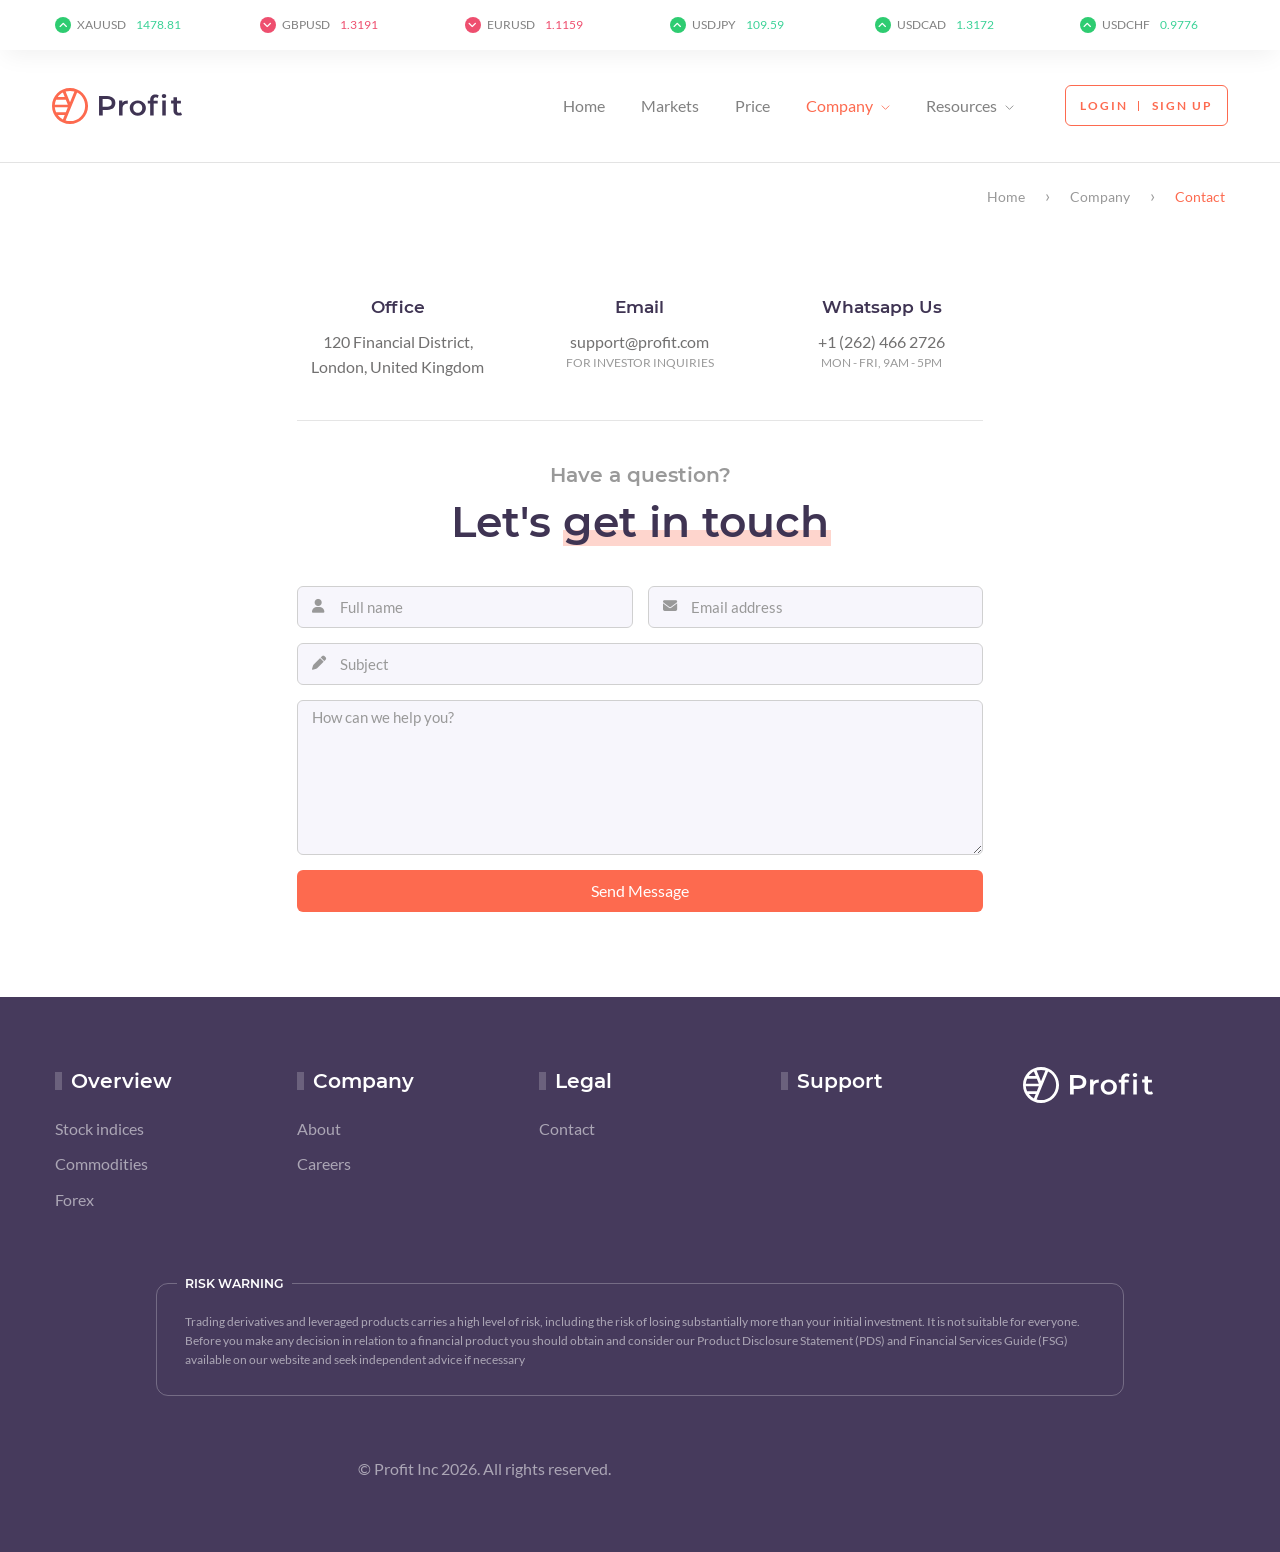
<file: contact.html>
<!doctype html>
<html lang="en">

<head>
    <!-- meta tags -->
    <meta charset="utf-8">
    <meta name="viewport" content="width=device-width, initial-scale=1">
    <meta name="description" content="Premium HTML5 Template by Indonez">
    <meta name="keywords" content="blockit, uikit3, indonez, handlebars, scss, javascript">
    <meta name="author" content="Indonez">
    <meta name="theme-color" content="#E9E8F0">
    <!-- preload assets -->
    <link rel="preload" href="fonts/fa-brands-400.woff2" as="font" type="font/woff2" crossorigin>
    <link rel="preload" href="fonts/fa-solid-900.woff2" as="font" type="font/woff2" crossorigin>
    <link rel="preload" href="fonts/montserrat-v14-latin-600.woff2" as="font" type="font/woff2" crossorigin>
    <link rel="preload" href="fonts/lato-v16-latin-regular.woff2" as="font" type="font/woff2" crossorigin>
    <link rel="preload" href="fonts/lato-v16-latin-700.woff2" as="font" type="font/woff2" crossorigin>
    <link rel="preload" href="css/style.css" as="style">
    <link rel="preload" href="js/vendors/uikit.min.js" as="script">
    <link rel="preload" href="js/utilities.min.js" as="script">
    <link rel="preload" href="js/config-theme.js" as="script">
    <!-- stylesheet -->
    <link rel="stylesheet" href="css/style.css">
    <!-- uikit -->
    <script src="js/vendors/uikit.min.js"></script>
    <!-- favicon -->
    <link rel="shortcut icon" href="img/favicon.ico" type="image/x-icon">
    <!-- touch icon -->
    <link rel="apple-touch-icon-precomposed" href="img/apple-touch-icon.png">
    <title>INVESTMENT</title>
</head>

<body>
    <!-- page loader begin -->
    <div class="page-loader">
        <div></div>
        <div></div>
        <div></div>
    </div>
    <!-- page loader end -->
    <!-- header begin -->
    <header>
        <div class="uk-section uk-padding-small in-profit-ticker">
            <div class="uk-container">
                <div class="uk-grid">
                    <div class="uk-width-1-1">
                        <div data-uk-slider="autoplay: true; autoplay-interval: 5000">
                            <ul class="uk-grid-large uk-slider-items uk-child-width-1-3@s uk-child-width-1-6@m uk-text-center" data-uk-grid>
                                <li>
                                    <div class="in-icon-wrap small circle up">
                                        <i class="fas fa-angle-up"></i>
                                    </div>
                                    <div>
                                        XAUUSD <span class="uk-text-success">1478.81</span>
                                    </div>
                                </li>
                                <li>
                                    <div class="in-icon-wrap small circle down">
                                        <i class="fas fa-angle-down"></i>
                                    </div>
                                    <div>
                                        GBPUSD <span class="uk-text-danger">1.3191</span>
                                    </div>
                                </li>
                                <li>
                                    <div class="in-icon-wrap small circle down">
                                        <i class="fas fa-angle-down"></i>
                                    </div>
                                    <div>
                                        EURUSD <span class="uk-text-danger">1.1159</span>
                                    </div>
                                </li>
                                <li>
                                    <div class="in-icon-wrap small circle up">
                                        <i class="fas fa-angle-up"></i>
                                    </div>
                                    <div>
                                        USDJPY <span class="uk-text-success">109.59</span>
                                    </div>
                                </li>
                                <li>
                                    <div class="in-icon-wrap small circle up">
                                        <i class="fas fa-angle-up"></i>
                                    </div>
                                    <div>
                                        USDCAD <span class="uk-text-success">1.3172</span>
                                    </div>
                                </li>
                                <li>
                                    <div class="in-icon-wrap small circle up">
                                        <i class="fas fa-angle-up"></i>
                                    </div>
                                    <div>
                                        USDCHF <span class="uk-text-success">0.9776</span>
                                    </div>
                                </li>
                                <li>
                                    <div class="in-icon-wrap small circle down">
                                        <i class="fas fa-angle-down"></i>
                                    </div>
                                    <div>
                                        AUDUSD <span class="uk-text-danger">0.67064</span>
                                    </div>
                                </li>
                                <li>
                                    <div class="in-icon-wrap small circle up">
                                        <i class="fas fa-angle-up"></i>
                                    </div>
                                    <div>
                                        GBPJPY <span class="uk-text-success">141.91</span>
                                    </div>
                                </li>
                            </ul>
                        </div>
                    </div>
                </div>
            </div>
        </div>
        <div class="uk-section uk-padding-remove-vertical">
            <nav class="uk-navbar-container" data-uk-sticky="show-on-up: true; animation: uk-animation-slide-top;">
                <div class="uk-container" data-uk-navbar>
                    <div class="uk-navbar-left uk-width-expand uk-flex uk-flex-between">
                        <a class="uk-navbar-item uk-logo" href="index.html">
                            <img src="img/in-lazy.gif" data-src="img/user/header-logo-7aod97.svg" alt="logo" width="130" height="36"
                                data-uk-img>
                        </a>
                        <ul class="uk-navbar-nav uk-visible@m">
                            <li><a href="index.html">Home</a>
                            </li>
                            <li><a href="markets.html">Markets</a>
                            </li>
                            <li><a href="price.html">Price</a>
                            <li><a href="#">Company<span data-uk-navbar-parent-icon></span></a>
                                <div class="uk-navbar-dropdown">
                                    <ul class="uk-nav uk-navbar-dropdown-nav">
                                        <li><a href="about.html">About</a></li>
                                        <li><a href="contact.html">Contact</a></li>
                                    </ul>
                                </div>
                            </li>
                            </li>
                            <li><a href="#">Resources<span data-uk-navbar-parent-icon></span></a>
                                <div class="uk-navbar-dropdown uk-navbar-dropdown-width-2">
                                    <div class="uk-navbar-dropdown-grid uk-child-width-1-2" data-uk-grid>
                                        <div>
                                            <ul class="uk-nav uk-navbar-dropdown-nav">
                                                <li><a href="help-center.html">Help Center</a></li>
                                                <li><a href="customers.html">Customers</a></li>
                                                <li><a href="roadmap.html">Roadmap</a></li>
                                            </ul>
                                        </div>
                                    </div>
                                </div>
                            </li>
                        </ul>
                    </div>
                    <div class="uk-navbar-right uk-width-auto">
                        <div class="uk-navbar-item uk-visible@m in-optional-nav">
                            <div>
                                <a href="./login.html" class="uk-button uk-button-link">Login</a>
                                <a href="./login.html" class="uk-button uk-button-link">Sign up</a>
                            </div>
                        </div>
                    </div>
                </div>
            </nav>
        </div>
    </header>
    <!-- header end -->
    <!-- breadcrumb content begin -->
    <div class="uk-section uk-padding-remove-vertical in-profit-breadcrumb">
        <div class="uk-container">
            <div class="uk-grid">
                <div class="uk-width-1-1 uk-flex uk-flex-right">
                    <ul class="uk-breadcrumb">
                        <li><a href="#">Home</a></li>
                    </ul>
                </div>
            </div>
        </div>
    </div>
    <!-- breadcrumb content end -->
    <main>
        <!-- section content begin -->
        <div class="uk-section">
            <div class="uk-container">
                <div class="uk-grid uk-flex uk-flex-center in-contact-6">
        
                    <div class="uk-width-3-5@m">
        
                        <div class="uk-grid uk-child-width-1-3@m uk-margin-medium-top uk-text-center" data-uk-grid="">
        
                            <div>
                                <h5 class="uk-margin-remove-bottom">Office</h5>
                                <p class="uk-margin-small-top">
                                    120 Financial District, London, United Kingdom
                                </p>
                            </div>
        
                            <div>
                                <h5 class="uk-margin-remove-bottom">Email</h5>
                                <p class="uk-margin-small-top uk-margin-remove-bottom">
                                    support@profit.com
                                </p>
                                <p class="uk-text-small uk-text-muted uk-text-uppercase uk-margin-remove-top">
                                    for investor inquiries
                                </p>
                            </div>
        
                            <div>
                                <h5 class="uk-margin-remove-bottom">Whatsapp Us</h5>
                                <p class="uk-margin-small-top uk-margin-remove-bottom">
                                    +1 (262) 466 2726
                                </p>
                                <p class="uk-text-small uk-text-muted uk-text-uppercase uk-margin-remove-top">
                                    Mon - Fri, 9am - 5pm
                                </p>
                            </div>
        
                        </div>
        
                        <hr class="uk-margin-medium">
        
                        <h4 class="uk-margin-remove-bottom uk-text-muted uk-text-center">
                            Have a question?
                        </h4>
        
                        <h1 class="uk-margin-small-top uk-text-center">
                            Let's <span class="in-highlight">get in touch</span>
                        </h1>
        
                        <form id="contact-form" class="uk-form uk-grid-small uk-margin-medium-top" data-uk-grid="">
        
                            <div class="uk-width-1-2@s uk-inline">
                                <span class="uk-form-icon fas fa-user fa-sm"></span>
                                <input class="uk-input uk-border-rounded" id="name" name="name" type="text"
                                    placeholder="Full name">
                            </div>
        
                            <div class="uk-width-1-2@s uk-inline">
                                <span class="uk-form-icon fas fa-envelope fa-sm"></span>
                                <input class="uk-input uk-border-rounded" id="email" name="email" type="email"
                                    placeholder="Email address">
                            </div>
        
                            <div class="uk-width-1-1 uk-inline">
                                <span class="uk-form-icon fas fa-pen fa-sm"></span>
                                <input class="uk-input uk-border-rounded" id="subject" name="subject" type="text"
                                    placeholder="Subject">
                            </div>
        
                            <div class="uk-width-1-1">
                                <textarea class="uk-textarea uk-border-rounded" id="message" name="message" rows="6"
                                    placeholder="How can we help you?"></textarea>
                            </div>
        
                            <div class="uk-width-1-1">
                                <button class="uk-width-1-1 uk-button uk-button-primary uk-border-rounded" id="sendemail"
                                    type="submit" name="submit">
                                    Send Message
                                </button>
                            </div>
        
                        </form>
        
                    </div>
        
                </div>
            </div>
        </div>
        <!-- section content end -->
    </main>
    <!-- footer begin -->
    <footer>
        <div class="uk-section uk-section-secondary uk-padding-large uk-padding-remove-horizontal uk-margin-medium-top">
            <div class="uk-container">
                <div class="uk-child-width-1-2@s uk-child-width-1-5@m uk-flex uk-margin-small-top" data-uk-grid="">
                    <div>
                        <h4 class="uk-heading-bullet">Overview</h4>
                        <ul class="uk-list uk-link-text">
                            <li><a href="./markets.html">Stock indices</a></li>
                            <li><a href="./markets.html">Commodities</a></li>
                            <li><a href="./markets.html">Forex</a></li>
                        </ul>
                    </div>
                    <div>
                        <h4 class="uk-heading-bullet">Company</h4>
                        <ul class="uk-list uk-link-text">
                            <li><a href="./about.html">About</a></li>
                            <li><a href="#">Careers</a></li>
                        </ul>
                    </div>
                    <div>
                        <h4 class="uk-heading-bullet">Legal</h4>
                        <ul class="uk-list uk-link-text">
                            <li><a href="#">Contact</a></li>
                        </ul>
                    </div>
                    <div class="uk-visible@m">
                        <h4 class="uk-heading-bullet">Support</h4>
                        <ul class="uk-list uk-link-text">
                        </ul>
                    </div>
                    <div class="uk-flex-first uk-flex-last@m">
                        <div class="footer-logo">
                            <img class="uk-margin-bottom uk-display-block" src="img/user/footer-logo-wXvCAq.svg"
                                alt="footer-logo" width="130" height="36" data-uk-img="">
                        </div>
    
                    </div>
                </div>
                <div class="uk-grid uk-flex uk-flex-center uk-margin-large-top uk-margin-small-bottom" data-uk-grid="">
                    <div class="uk-width-5-6@m uk-margin-bottom">
                        <div class="footer-warning in-margin-top-20@s">
                            <h5 class="uk-text-small uk-text-uppercase"><span>Risk Warning</span></h5>
                            <p class="uk-text-small">Trading derivatives and leveraged products carries a high level of
                                risk, including the risk of losing substantially more than your initial investment. It
                                is not suitable for everyone. Before you make any decision in relation
                                to a financial product you should obtain and consider our Product Disclosure Statement
                                (PDS) and Financial Services Guide (FSG) available on our website and seek independent
                                advice if necessary </p>
                        </div>
                    </div>
                    <div class="uk-width-1-2@m">
                        <p class="copyright-text">© Profit Inc 2026. All rights reserved.</p>
                    </div>
    
                </div>
            </div>
        </div>
    </footer>
    <!-- footer end -->
    <!-- to top begin -->
    <a href="#" class="to-top uk-visible@m" data-uk-scroll>
        Top<i class="fas fa-chevron-up" ></i>
    </a>
    <!-- to top end -->
    <!-- javascript -->
    <script src="js/utilities.min.js"></script>
    <script src="js/config-theme.js"></script>
</body>

</html>
</file>
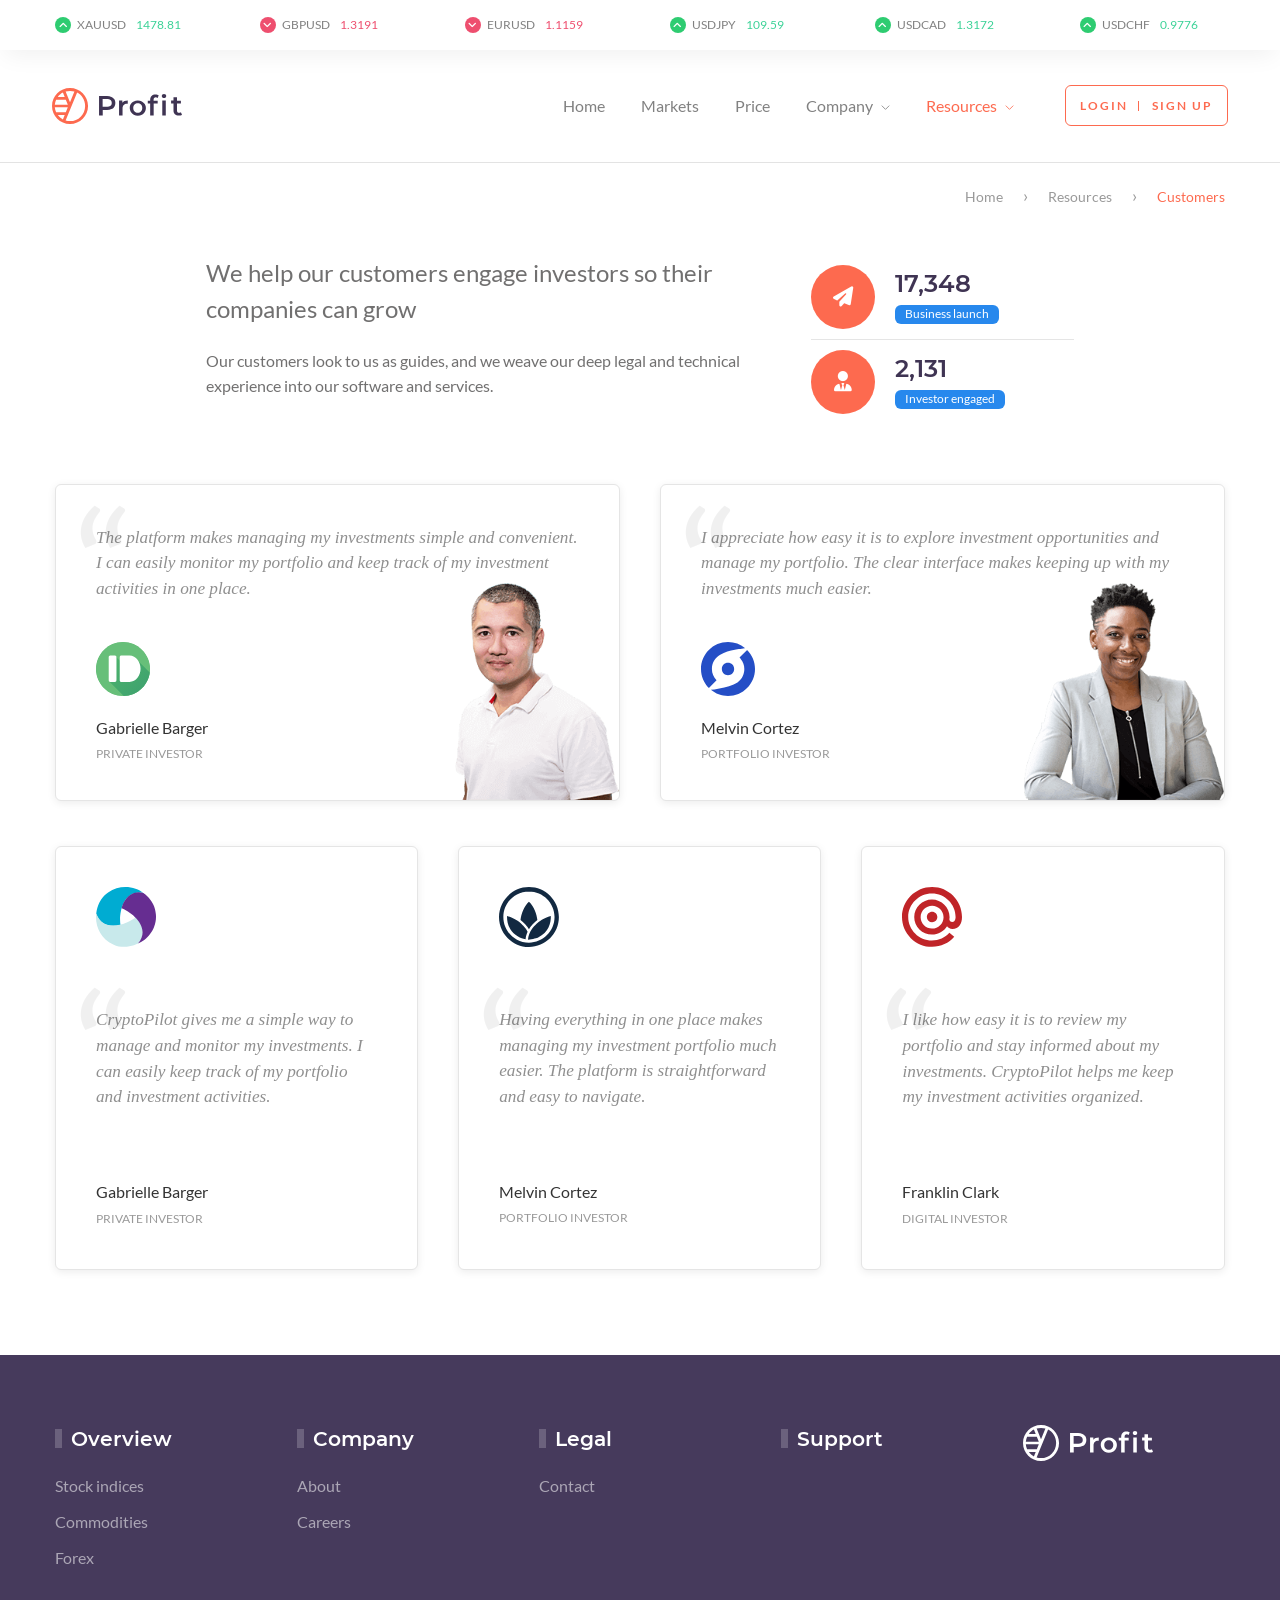
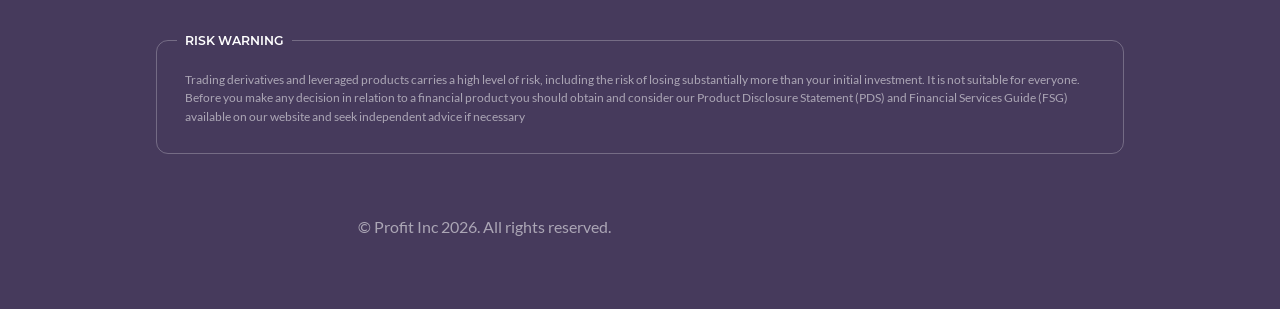
<file: customers.html>
<!doctype html>
<html lang="en">

<head>
    <!-- meta tags -->
    <meta charset="utf-8">
    <meta name="viewport" content="width=device-width, initial-scale=1">
    <meta name="description" content="Premium HTML5 Template by Indonez">
    <meta name="keywords" content="blockit, uikit3, indonez, handlebars, scss, javascript">
    <meta name="author" content="Indonez">
    <meta name="theme-color" content="#E9E8F0">
    <!-- preload assets -->
    <link rel="preload" href="fonts/fa-brands-400.woff2" as="font" type="font/woff2" crossorigin>
    <link rel="preload" href="fonts/fa-solid-900.woff2" as="font" type="font/woff2" crossorigin>
    <link rel="preload" href="fonts/montserrat-v14-latin-600.woff2" as="font" type="font/woff2" crossorigin>
    <link rel="preload" href="fonts/lato-v16-latin-regular.woff2" as="font" type="font/woff2" crossorigin>
    <link rel="preload" href="fonts/lato-v16-latin-700.woff2" as="font" type="font/woff2" crossorigin>
    <link rel="preload" href="css/style.css" as="style">
    <link rel="preload" href="js/vendors/uikit.min.js" as="script">
    <link rel="preload" href="js/utilities.min.js" as="script">
    <link rel="preload" href="js/config-theme.js" as="script">
    <!-- stylesheet -->
    <link rel="stylesheet" href="css/style.css">
    <!-- uikit -->
    <script src="js/vendors/uikit.min.js"></script>
    <!-- favicon -->
    <link rel="shortcut icon" href="img/favicon.ico" type="image/x-icon">
    <!-- touch icon -->
    <link rel="apple-touch-icon-precomposed" href="img/apple-touch-icon.png">
    <title>INVESTMENT</title>
</head>

<body>
    <!-- page loader begin -->
    <div class="page-loader">
        <div></div>
        <div></div>
        <div></div>
    </div>
    <!-- page loader end -->
    <!-- header begin -->
    <header>
        <div class="uk-section uk-padding-small in-profit-ticker">
            <div class="uk-container">
                <div class="uk-grid">
                    <div class="uk-width-1-1">
                        <div data-uk-slider="autoplay: true; autoplay-interval: 5000">
                            <ul class="uk-grid-large uk-slider-items uk-child-width-1-3@s uk-child-width-1-6@m uk-text-center"
                                data-uk-grid>
                                <li>
                                    <div class="in-icon-wrap small circle up">
                                        <i class="fas fa-angle-up"></i>
                                    </div>
                                    <div>
                                        XAUUSD <span class="uk-text-success">1478.81</span>
                                    </div>
                                </li>
                                <li>
                                    <div class="in-icon-wrap small circle down">
                                        <i class="fas fa-angle-down"></i>
                                    </div>
                                    <div>
                                        GBPUSD <span class="uk-text-danger">1.3191</span>
                                    </div>
                                </li>
                                <li>
                                    <div class="in-icon-wrap small circle down">
                                        <i class="fas fa-angle-down"></i>
                                    </div>
                                    <div>
                                        EURUSD <span class="uk-text-danger">1.1159</span>
                                    </div>
                                </li>
                                <li>
                                    <div class="in-icon-wrap small circle up">
                                        <i class="fas fa-angle-up"></i>
                                    </div>
                                    <div>
                                        USDJPY <span class="uk-text-success">109.59</span>
                                    </div>
                                </li>
                                <li>
                                    <div class="in-icon-wrap small circle up">
                                        <i class="fas fa-angle-up"></i>
                                    </div>
                                    <div>
                                        USDCAD <span class="uk-text-success">1.3172</span>
                                    </div>
                                </li>
                                <li>
                                    <div class="in-icon-wrap small circle up">
                                        <i class="fas fa-angle-up"></i>
                                    </div>
                                    <div>
                                        USDCHF <span class="uk-text-success">0.9776</span>
                                    </div>
                                </li>
                                <li>
                                    <div class="in-icon-wrap small circle down">
                                        <i class="fas fa-angle-down"></i>
                                    </div>
                                    <div>
                                        AUDUSD <span class="uk-text-danger">0.67064</span>
                                    </div>
                                </li>
                                <li>
                                    <div class="in-icon-wrap small circle up">
                                        <i class="fas fa-angle-up"></i>
                                    </div>
                                    <div>
                                        GBPJPY <span class="uk-text-success">141.91</span>
                                    </div>
                                </li>
                            </ul>
                        </div>
                    </div>
                </div>
            </div>
        </div>
        <div class="uk-section uk-padding-remove-vertical">
            <nav class="uk-navbar-container" data-uk-sticky="show-on-up: true; animation: uk-animation-slide-top;">
                <div class="uk-container" data-uk-navbar>
                    <div class="uk-navbar-left uk-width-expand uk-flex uk-flex-between">
                        <a class="uk-navbar-item uk-logo" href="index.html">
                            <img src="img/in-lazy.gif" data-src="img/user/header-logo-7aod97.svg" alt="logo" width="130"
                                height="36" data-uk-img>
                        </a>
                        <ul class="uk-navbar-nav uk-visible@m">
                            <li><a href="index.html">Home</a>
                            </li>
                            <li><a href="markets.html">Markets</a>
                            </li>
                            <li><a href="price.html">Price</a>
                            <li><a href="#">Company<span data-uk-navbar-parent-icon></span></a>
                                <div class="uk-navbar-dropdown">
                                    <ul class="uk-nav uk-navbar-dropdown-nav">
                                        <li><a href="about.html">About</a></li>
                                        <li><a href="contact.html">Contact</a></li>
                                    </ul>
                                </div>
                            </li>
                            </li>
                            <li><a href="#">Resources<span data-uk-navbar-parent-icon></span></a>
                                <div class="uk-navbar-dropdown uk-navbar-dropdown-width-2">
                                    <div class="uk-navbar-dropdown-grid uk-child-width-1-2" data-uk-grid>
                                        <div>
                                            <ul class="uk-nav uk-navbar-dropdown-nav">
                                                <li><a href="help-center.html">Help Center</a></li>
                                                <li><a href="customers.html">Customers</a></li>
                                                <li><a href="roadmap.html">Roadmap</a></li>
                                            </ul>
                                        </div>
                                    </div>
                                </div>
                            </li>
                        </ul>
                    </div>
                    <div class="uk-navbar-right uk-width-auto">
                        <div class="uk-navbar-item uk-visible@m in-optional-nav">
                            <div>
                                <a href="./login.html" class="uk-button uk-button-link">Login</a>
                                <a href="./login.html" class="uk-button uk-button-link">Sign up</a>
                            </div>
                        </div>
                    </div>
                </div>
            </nav>
        </div>
    </header>
    <!-- header end -->
    <!-- breadcrumb content begin -->
    <div class="uk-section uk-padding-remove-vertical in-profit-breadcrumb">
        <div class="uk-container">
            <div class="uk-grid">
                <div class="uk-width-1-1 uk-flex uk-flex-right">
                    <ul class="uk-breadcrumb">
                        <li><a href="#">Home</a></li>
                    </ul>
                </div>
            </div>
        </div>
    </div>
    <!-- breadcrumb content end -->
    <main>
        <!-- section content begin -->
        <div class="uk-section in-offset-bottom-20">
            <div class="uk-container">
                <div class="uk-grid uk-flex uk-flex-center">
                    <div class="uk-width-3-4@m">
                        <div data-uk-grid>
                            <div class="uk-width-1-2@s uk-width-2-3@m">
                                <p class="uk-text-large">We help our customers engage investors so their companies can
                                    grow</p>
                                <p>Our customers look to us as guides, and we weave our deep legal and technical
                                    experience into our software and services.</p>
                            </div>
                            <div class="uk-width-1-2@s uk-width-expand@m">
                                <ul class="uk-list uk-list-divider uk-margin-small-top">
                                    <li>
                                        <div class="uk-flex uk-flex-middle">
                                            <div class="in-icon-wrap circle primary-color uk-margin-right">
                                                <i class="fas fa-paper-plane fa-lg"></i>
                                            </div>
                                            <div>
                                                <h3 class="uk-margin-remove-bottom count" data-counter-end="35817">35817
                                                </h3>
                                                <span class="uk-label uk-text-small">Business launch</span>
                                            </div>
                                        </div>
                                    </li>
                                    <li>
                                        <div class="uk-flex uk-flex-middle">
                                            <div class="in-icon-wrap circle primary-color uk-margin-right">
                                                <i class="fas fa-user-tie fa-lg"></i>
                                            </div>
                                            <div>
                                                <h3 class="uk-margin-remove-bottom count" data-counter-end="4400">4400
                                                </h3>
                                                <span class="uk-label uk-text-small">Investor engaged</span>
                                            </div>
                                        </div>
                                    </li>
                                </ul>
                            </div>
                        </div>
                    </div>
                </div>
            </div>
        </div>
        <!-- section content end -->
        <!-- section content begin -->
        <div class="uk-section">
            <div class="uk-container">
                <div class="uk-grid uk-child-width-1-2@m in-testimonial-8" data-uk-grid>
                    <div>
                        <div class="uk-card uk-card-default uk-box-shadow-small uk-border-rounded">
                            <img class="uk-position-bottom-right" src="img/blockit/in-testimoni-2.png"
                                alt="investor-testimonial" width="200">
                            <div class="uk-card-header">
                                <blockquote>
                                    <p>The platform makes managing my investments simple and convenient. I can easily
                                        monitor my
                                        portfolio and keep track of my investment activities in one place.</p>
                                </blockquote>
                            </div>
                            <div class="uk-card-footer">
                                <img src="img/blockit/in-client-testi-1.svg" alt="investor-logo" width="54">
                                <blockquote>
                                    <footer>Gabrielle Barger<br><cite>Private Investor</cite></footer>
                                </blockquote>
                            </div>
                        </div>
                    </div>

                    <div>
                        <div class="uk-card uk-card-default uk-box-shadow-small uk-border-rounded">
                            <img class="uk-position-bottom-right" src="img/blockit/in-testimoni-3.png"
                                alt="investor-testimonial" width="200">
                            <div class="uk-card-header">
                                <blockquote>
                                    <p>I appreciate how easy it is to explore investment opportunities and manage my
                                        portfolio.
                                        The clear interface makes keeping up with my investments much easier.</p>
                                </blockquote>
                            </div>
                            <div class="uk-card-footer">
                                <img src="img/blockit/in-client-testi-2.svg" alt="investor-logo" width="54">
                                <blockquote>
                                    <footer>Melvin Cortez<br><cite>Portfolio Investor</cite></footer>
                                </blockquote>
                            </div>
                        </div>
                    </div>
                </div>
            </div>
        </div>
        <!-- section content end -->
        <!-- section content begin -->
        <div class="uk-section uk-padding-remove-top">
            <div class="uk-container">
                <div class="uk-grid uk-child-width-1-3@m in-testimonial-7" data-uk-grid>

                    <div>
                        <div class="uk-card uk-card-default uk-box-shadow-small uk-border-rounded">
                            <div class="uk-card-header">
                                <img src="img/blockit/in-client-testi-3.svg" alt="investor-logo" width="60">
                            </div>
                            <div class="uk-card-body">
                                <blockquote>
                                    <p>CryptoPilot gives me a simple way to manage and monitor my investments. I can
                                        easily keep
                                        track of my portfolio and investment activities.</p>
                                </blockquote>
                            </div>
                            <div class="uk-card-footer">
                                <blockquote>
                                    <footer>Gabrielle Barger<br><cite>Private Investor</cite></footer>
                                </blockquote>
                            </div>
                        </div>
                    </div>

                    <div>
                        <div class="uk-card uk-card-default uk-box-shadow-small uk-border-rounded">
                            <div class="uk-card-header">
                                <img src="img/blockit/in-client-testi-4.svg" alt="investor-logo" width="60">
                            </div>
                            <div class="uk-card-body">
                                <blockquote>
                                    <p>Having everything in one place makes managing my investment portfolio much
                                        easier. The
                                        platform is straightforward and easy to navigate.</p>
                                </blockquote>
                            </div>
                            <div class="uk-card-footer">
                                <blockquote>
                                    <footer>Melvin Cortez<br><cite>Portfolio Investor</cite></footer>
                                </blockquote>
                            </div>
                        </div>
                    </div>

                    <div>
                        <div class="uk-card uk-card-default uk-box-shadow-small uk-border-rounded">
                            <div class="uk-card-header">
                                <img src="img/blockit/in-client-testi-5.svg" alt="investor-logo" width="60">
                            </div>
                            <div class="uk-card-body">
                                <blockquote>
                                    <p>I like how easy it is to review my portfolio and stay informed about my
                                        investments.
                                        CryptoPilot helps me keep my investment activities organized.</p>
                                </blockquote>
                            </div>
                            <div class="uk-card-footer">
                                <blockquote>
                                    <footer>Franklin Clark<br><cite>Digital Investor</cite></footer>
                                </blockquote>
                            </div>
                        </div>
                    </div>

                </div>
            </div>
        </div>
        <!-- section content end -->
    </main>
    <!-- footer begin -->
    <footer>
        <div class="uk-section uk-section-secondary uk-padding-large uk-padding-remove-horizontal uk-margin-medium-top">
            <div class="uk-container">
                <div class="uk-child-width-1-2@s uk-child-width-1-5@m uk-flex uk-margin-small-top" data-uk-grid="">
                    <div>
                        <h4 class="uk-heading-bullet">Overview</h4>
                        <ul class="uk-list uk-link-text">
                            <li><a href="./markets.html">Stock indices</a></li>
                            <li><a href="./markets.html">Commodities</a></li>
                            <li><a href="./markets.html">Forex</a></li>
                        </ul>
                    </div>
                    <div>
                        <h4 class="uk-heading-bullet">Company</h4>
                        <ul class="uk-list uk-link-text">
                            <li><a href="./about.html">About</a></li>
                            <li><a href="#">Careers</a></li>
                        </ul>
                    </div>
                    <div>
                        <h4 class="uk-heading-bullet">Legal</h4>
                        <ul class="uk-list uk-link-text">
                            <li><a href="#">Contact</a></li>
                        </ul>
                    </div>
                    <div class="uk-visible@m">
                        <h4 class="uk-heading-bullet">Support</h4>
                        <ul class="uk-list uk-link-text">
                        </ul>
                    </div>
                    <div class="uk-flex-first uk-flex-last@m">
                        <div class="footer-logo">
                            <img class="uk-margin-bottom uk-display-block" src="img/user/footer-logo-wXvCAq.svg"
                                alt="footer-logo" width="130" height="36" data-uk-img="">
                        </div>

                    </div>
                </div>
                <div class="uk-grid uk-flex uk-flex-center uk-margin-large-top uk-margin-small-bottom" data-uk-grid="">
                    <div class="uk-width-5-6@m uk-margin-bottom">
                        <div class="footer-warning in-margin-top-20@s">
                            <h5 class="uk-text-small uk-text-uppercase"><span>Risk Warning</span></h5>
                            <p class="uk-text-small">Trading derivatives and leveraged products carries a high level of
                                risk, including the risk of losing substantially more than your initial investment. It
                                is not suitable for everyone. Before you make any decision in relation
                                to a financial product you should obtain and consider our Product Disclosure Statement
                                (PDS) and Financial Services Guide (FSG) available on our website and seek independent
                                advice if necessary </p>
                        </div>
                    </div>
                    <div class="uk-width-1-2@m">
                        <p class="copyright-text">© Profit Inc 2026. All rights reserved.</p>
                    </div>

                </div>
            </div>
        </div>
    </footer>
    <!-- footer end -->
    <!-- to top begin -->
    <a href="#" class="to-top uk-visible@m" data-uk-scroll>
        Top<i class="fas fa-chevron-up"></i>
    </a>
    <!-- to top end -->
    <!-- javascript -->
    <script src="js/utilities.min.js"></script>
    <script src="js/config-theme.js"></script>
</body>

</html>
</file>
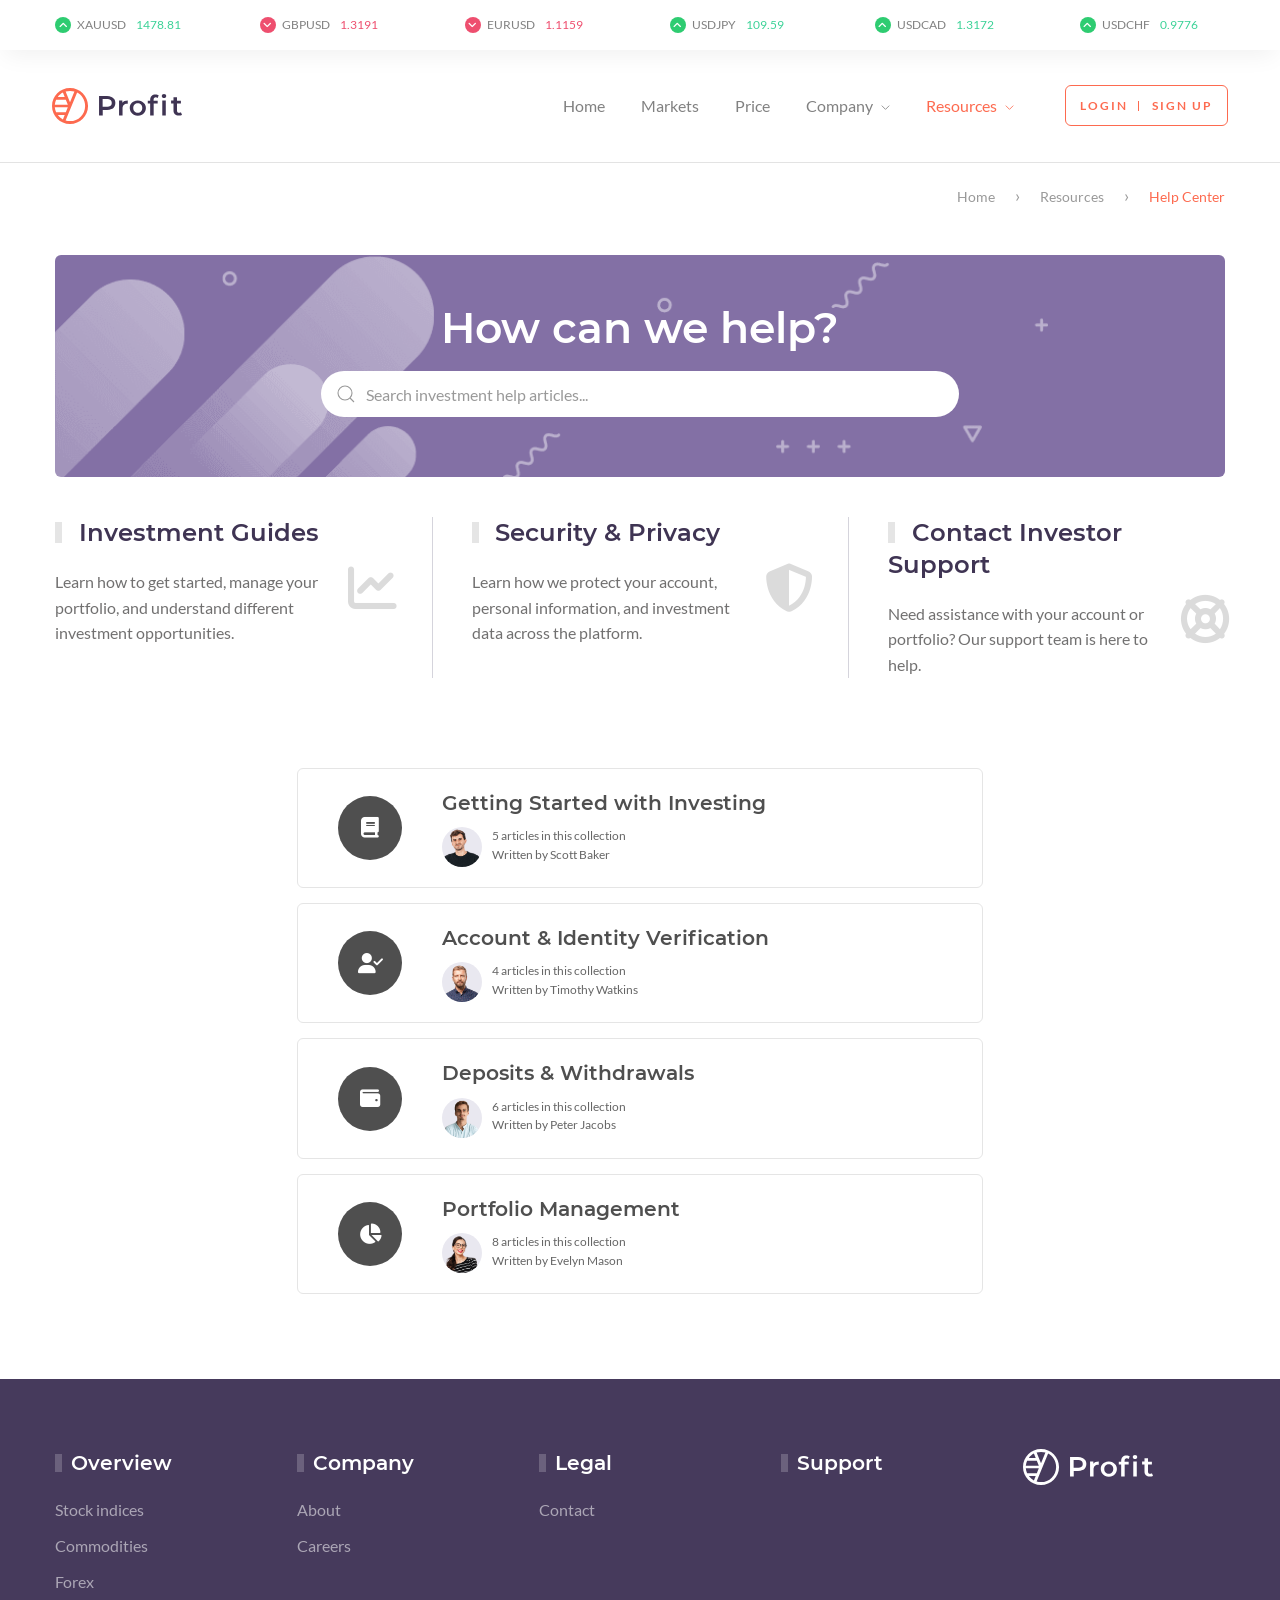
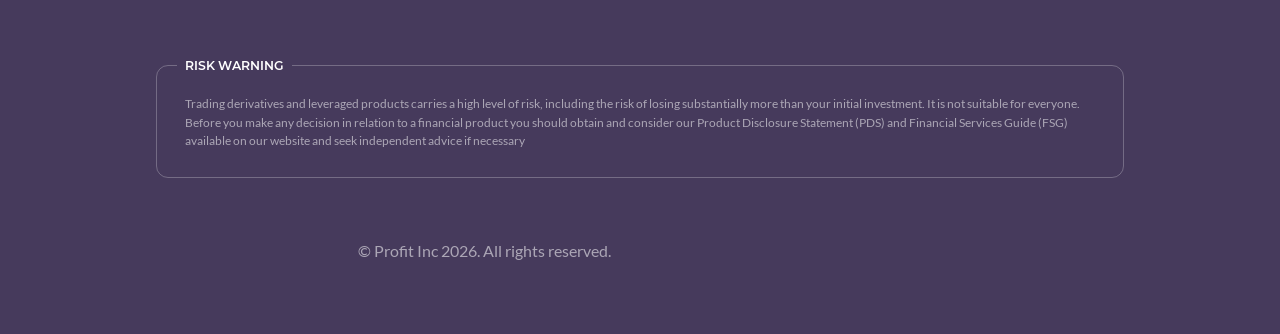
<file: help-center.html>
<!doctype html>
<html lang="en">

<head>
    <!-- meta tags -->
    <meta charset="utf-8">
    <meta name="viewport" content="width=device-width, initial-scale=1">
    <meta name="description" content="Premium HTML5 Template by Indonez">
    <meta name="keywords" content="blockit, uikit3, indonez, handlebars, scss, javascript">
    <meta name="author" content="Indonez">
    <meta name="theme-color" content="#E9E8F0">
    <!-- preload assets -->
    <link rel="preload" href="fonts/fa-brands-400.woff2" as="font" type="font/woff2" crossorigin>
    <link rel="preload" href="fonts/fa-solid-900.woff2" as="font" type="font/woff2" crossorigin>
    <link rel="preload" href="fonts/montserrat-v14-latin-600.woff2" as="font" type="font/woff2" crossorigin>
    <link rel="preload" href="fonts/lato-v16-latin-regular.woff2" as="font" type="font/woff2" crossorigin>
    <link rel="preload" href="fonts/lato-v16-latin-700.woff2" as="font" type="font/woff2" crossorigin>
    <link rel="preload" href="css/style.css" as="style">
    <link rel="preload" href="js/vendors/uikit.min.js" as="script">
    <link rel="preload" href="js/utilities.min.js" as="script">
    <link rel="preload" href="js/config-theme.js" as="script">
    <!-- stylesheet -->
    <link rel="stylesheet" href="css/style.css">
    <!-- uikit -->
    <script src="js/vendors/uikit.min.js"></script>
    <!-- favicon -->
    <link rel="shortcut icon" href="img/favicon.ico" type="image/x-icon">
    <!-- touch icon -->
    <link rel="apple-touch-icon-precomposed" href="img/apple-touch-icon.png">
    <title>INVESTMENT</title>
</head>

<body>
    <!-- page loader begin -->
    <div class="page-loader">
        <div></div>
        <div></div>
        <div></div>
    </div>
    <!-- page loader end -->
    <!-- header begin -->
    <header>
        <div class="uk-section uk-padding-small in-profit-ticker">
            <div class="uk-container">
                <div class="uk-grid">
                    <div class="uk-width-1-1">
                        <div data-uk-slider="autoplay: true; autoplay-interval: 5000">
                            <ul class="uk-grid-large uk-slider-items uk-child-width-1-3@s uk-child-width-1-6@m uk-text-center" data-uk-grid>
                                <li>
                                    <div class="in-icon-wrap small circle up">
                                        <i class="fas fa-angle-up"></i>
                                    </div>
                                    <div>
                                        XAUUSD <span class="uk-text-success">1478.81</span>
                                    </div>
                                </li>
                                <li>
                                    <div class="in-icon-wrap small circle down">
                                        <i class="fas fa-angle-down"></i>
                                    </div>
                                    <div>
                                        GBPUSD <span class="uk-text-danger">1.3191</span>
                                    </div>
                                </li>
                                <li>
                                    <div class="in-icon-wrap small circle down">
                                        <i class="fas fa-angle-down"></i>
                                    </div>
                                    <div>
                                        EURUSD <span class="uk-text-danger">1.1159</span>
                                    </div>
                                </li>
                                <li>
                                    <div class="in-icon-wrap small circle up">
                                        <i class="fas fa-angle-up"></i>
                                    </div>
                                    <div>
                                        USDJPY <span class="uk-text-success">109.59</span>
                                    </div>
                                </li>
                                <li>
                                    <div class="in-icon-wrap small circle up">
                                        <i class="fas fa-angle-up"></i>
                                    </div>
                                    <div>
                                        USDCAD <span class="uk-text-success">1.3172</span>
                                    </div>
                                </li>
                                <li>
                                    <div class="in-icon-wrap small circle up">
                                        <i class="fas fa-angle-up"></i>
                                    </div>
                                    <div>
                                        USDCHF <span class="uk-text-success">0.9776</span>
                                    </div>
                                </li>
                                <li>
                                    <div class="in-icon-wrap small circle down">
                                        <i class="fas fa-angle-down"></i>
                                    </div>
                                    <div>
                                        AUDUSD <span class="uk-text-danger">0.67064</span>
                                    </div>
                                </li>
                                <li>
                                    <div class="in-icon-wrap small circle up">
                                        <i class="fas fa-angle-up"></i>
                                    </div>
                                    <div>
                                        GBPJPY <span class="uk-text-success">141.91</span>
                                    </div>
                                </li>
                            </ul>
                        </div>
                    </div>
                </div>
            </div>
        </div>
        <div class="uk-section uk-padding-remove-vertical">
            <nav class="uk-navbar-container" data-uk-sticky="show-on-up: true; animation: uk-animation-slide-top;">
                <div class="uk-container" data-uk-navbar>
                    <div class="uk-navbar-left uk-width-expand uk-flex uk-flex-between">
                        <a class="uk-navbar-item uk-logo" href="index.html">
                            <img src="img/in-lazy.gif" data-src="img/user/header-logo-7aod97.svg" alt="logo" width="130" height="36"
                                data-uk-img>
                        </a>
                        <ul class="uk-navbar-nav uk-visible@m">
                            <li><a href="index.html">Home</a>
                            </li>
                            <li><a href="markets.html">Markets</a>
                            </li>
                            <li><a href="price.html">Price</a>
                            <li><a href="#">Company<span data-uk-navbar-parent-icon></span></a>
                                <div class="uk-navbar-dropdown">
                                    <ul class="uk-nav uk-navbar-dropdown-nav">
                                        <li><a href="about.html">About</a></li>
                                        <li><a href="contact.html">Contact</a></li>
                                    </ul>
                                </div>
                            </li>
                            </li>
                            <li><a href="#">Resources<span data-uk-navbar-parent-icon></span></a>
                                <div class="uk-navbar-dropdown uk-navbar-dropdown-width-2">
                                    <div class="uk-navbar-dropdown-grid uk-child-width-1-2" data-uk-grid>
                                        <div>
                                            <ul class="uk-nav uk-navbar-dropdown-nav">
                                                <li><a href="help-center.html">Help Center</a></li>
                                                <li><a href="customers.html">Customers</a></li>
                                                <li><a href="roadmap.html">Roadmap</a></li>
                                            </ul>
                                        </div>
                                    </div>
                                </div>
                            </li>
                        </ul>
                    </div>
                    <div class="uk-navbar-right uk-width-auto">
                        <div class="uk-navbar-item uk-visible@m in-optional-nav">
                            <div>
                                <a href="./login.html" class="uk-button uk-button-link">Login</a>
                                <a href="./login.html" class="uk-button uk-button-link">Sign up</a>
                            </div>
                        </div>
                    </div>
                </div>
            </nav>
        </div>
    </header>
    <!-- header end -->
    <!-- breadcrumb content begin -->
    <div class="uk-section uk-padding-remove-vertical in-profit-breadcrumb">
        <div class="uk-container">
            <div class="uk-grid">
                <div class="uk-width-1-1 uk-flex uk-flex-right">
                    <ul class="uk-breadcrumb">
                        <li><a href="#">Home</a></li>
                    </ul>
                </div>
            </div>
        </div>
    </div>
    <!-- breadcrumb content end -->
    <main>
        <!-- section content begin -->
        <div class="uk-section">
            <div class="uk-container">
                <div class="uk-grid">
                    <div class="uk-width-1-1 in-content-10">
        
                        <div class="uk-card uk-card-body uk-border-rounded uk-background-bottom-left uk-background-contain"
                            style="background-image: url(img/blockit/in-content-10-image.png);">
        
                            <div class="uk-grid uk-flex uk-flex-center">
                                <div class="uk-width-3-5@m uk-text-center">
                                    <h1 class="uk-margin-small-top">How can we help?</h1>
        
                                    <form class="uk-search uk-search-default uk-width-1-1 uk-margin-bottom">
                                        <span data-uk-search-icon></span>
                                        <input class="uk-search-input uk-border-pill" type="search"
                                            placeholder="Search investment help articles...">
                                    </form>
                                </div>
                            </div>
        
                        </div>
        
                        <div class="uk-grid-divider uk-child-width-1-3@m uk-child-width-1-2@s uk-margin-medium-top"
                            data-uk-grid>
        
                            <!-- Investment Guide -->
                            <div>
                                <h3 class="uk-heading-bullet">
                                    <a class="uk-link-text uk-text-decoration-none" href="#">
                                        Investment Guides
                                    </a>
                                </h3>
        
                                <div class="uk-grid uk-grid-small" data-uk-grid>
                                    <div class="uk-width-expand@m">
                                        <p>
                                            Learn how to get started, manage your portfolio,
                                            and understand different investment opportunities.
                                        </p>
                                    </div>
        
                                    <div class="uk-width-auto@m">
                                        <div class="in-icon-wrap small transparent uk-margin-left">
                                            <i class="fas fa-chart-line fa-3x"></i>
                                        </div>
                                    </div>
                                </div>
                            </div>
        
                            <!-- Security -->
                            <div class="uk-visible@m">
                                <h3 class="uk-heading-bullet">
                                    <a class="uk-link-text uk-text-decoration-none" href="#">
                                        Security & Privacy
                                    </a>
                                </h3>
        
                                <div class="uk-grid uk-grid-small" data-uk-grid>
                                    <div class="uk-width-expand@m">
                                        <p>
                                            Learn how we protect your account, personal information,
                                            and investment data across the platform.
                                        </p>
                                    </div>
        
                                    <div class="uk-width-auto@m">
                                        <div class="in-icon-wrap small transparent uk-margin-left">
                                            <i class="fas fa-shield-alt fa-3x"></i>
                                        </div>
                                    </div>
                                </div>
                            </div>
        
                            <!-- Support -->
                            <div>
                                <h3 class="uk-heading-bullet">
                                    <a class="uk-link-text uk-text-decoration-none" href="#">
                                        Contact Investor Support
                                    </a>
                                </h3>
        
                                <div class="uk-grid uk-grid-small" data-uk-grid>
                                    <div class="uk-width-expand@m">
                                        <p>
                                            Need assistance with your account or portfolio?
                                            Our support team is here to help.
                                        </p>
                                    </div>
        
                                    <div class="uk-width-auto@m">
                                        <div class="in-icon-wrap small transparent uk-margin-left">
                                            <i class="fas fa-life-ring fa-3x"></i>
                                        </div>
                                    </div>
                                </div>
                            </div>
        
                        </div>
        
                    </div>
                </div>
            </div>
        </div>
        <!-- section content end -->
        <!-- section content begin -->
        <div class="uk-section">
            <div class="uk-container">
                <div class="uk-grid uk-flex uk-flex-center">
                    <div class="uk-width-3-5@m">
        
                        <div class="uk-grid-small uk-grid-match uk-child-width-1-2@s uk-child-width-1-1@m in-content-11"
                            data-uk-grid>
        
                            <!-- Getting Started -->
                            <div>
                                <a href="#"
                                    class="uk-card uk-card-small uk-card-default uk-card-body uk-border-rounded uk-display-block">
        
                                    <div class="uk-grid" data-uk-grid>
        
                                        <div class="uk-width-auto@m uk-flex uk-flex-middle">
                                            <div class="in-icon-wrap circle in-margin-remove-left@s uk-margin-left">
                                                <i class="fas fa-book fa-lg"></i>
                                            </div>
                                        </div>
        
                                        <div class="uk-width-expand@m in-margin-top-10@s">
                                            <h4 class="uk-margin-small-bottom">
                                                Getting Started with Investing
                                            </h4>
        
                                            <img class="uk-border-pill uk-background-muted uk-float-left uk-margin-remove-adjacent uk-margin-small-right"
                                                src="img/blockit/in-team-7.png" width="40" height="40" alt="author-image">
        
                                            <p class="uk-text-small uk-margin-remove-bottom">
                                                5 articles in this collection
                                            </p>
        
                                            <p class="uk-text-small uk-margin-remove-top">
                                                Written by Scott Baker
                                            </p>
                                        </div>
        
                                    </div>
                                </a>
                            </div>
        
                            <!-- Account & Verification -->
                            <div>
                                <a href="#"
                                    class="uk-card uk-card-small uk-card-default uk-card-body uk-border-rounded uk-display-block">
        
                                    <div class="uk-grid" data-uk-grid>
        
                                        <div class="uk-width-auto@m uk-flex uk-flex-middle">
                                            <div class="in-icon-wrap circle in-margin-remove-left@s uk-margin-left">
                                                <i class="fas fa-user-check fa-lg"></i>
                                            </div>
                                        </div>
        
                                        <div class="uk-width-expand@m in-margin-top-10@s">
                                            <h4 class="uk-margin-small-bottom">
                                                Account & Identity Verification
                                            </h4>
        
                                            <img class="uk-border-pill uk-background-muted uk-float-left uk-margin-remove-adjacent uk-margin-small-right"
                                                src="img/blockit/in-team-8.png" width="40" height="40" alt="author-image">
        
                                            <p class="uk-text-small uk-margin-remove-bottom">
                                                4 articles in this collection
                                            </p>
        
                                            <p class="uk-text-small uk-margin-remove-top">
                                                Written by Timothy Watkins
                                            </p>
                                        </div>
        
                                    </div>
                                </a>
                            </div>
        
                            <!-- Deposits & Withdrawals -->
                            <div>
                                <a href="#"
                                    class="uk-card uk-card-small uk-card-default uk-card-body uk-border-rounded uk-display-block">
        
                                    <div class="uk-grid" data-uk-grid>
        
                                        <div class="uk-width-auto@m uk-flex uk-flex-middle">
                                            <div class="in-icon-wrap circle in-margin-remove-left@s uk-margin-left">
                                                <i class="fas fa-wallet fa-lg"></i>
                                            </div>
                                        </div>
        
                                        <div class="uk-width-expand@m in-margin-top-10@s">
                                            <h4 class="uk-margin-small-bottom">
                                                Deposits & Withdrawals
                                            </h4>
        
                                            <img class="uk-border-pill uk-background-muted uk-float-left uk-margin-remove-adjacent uk-margin-small-right"
                                                src="img/blockit/in-team-6.png" width="40" height="40" alt="author-image">
        
                                            <p class="uk-text-small uk-margin-remove-bottom">
                                                6 articles in this collection
                                            </p>
        
                                            <p class="uk-text-small uk-margin-remove-top">
                                                Written by Peter Jacobs
                                            </p>
                                        </div>
        
                                    </div>
                                </a>
                            </div>
        
                            <!-- Portfolio Management -->
                            <div>
                                <a href="#"
                                    class="uk-card uk-card-small uk-card-default uk-card-body uk-border-rounded uk-display-block">
        
                                    <div class="uk-grid" data-uk-grid>
        
                                        <div class="uk-width-auto@m uk-flex uk-flex-middle">
                                            <div class="in-icon-wrap circle in-margin-remove-left@s uk-margin-left">
                                                <i class="fas fa-chart-pie fa-lg"></i>
                                            </div>
                                        </div>
        
                                        <div class="uk-width-expand@m in-margin-top-10@s">
                                            <h4 class="uk-margin-small-bottom">
                                                Portfolio Management
                                            </h4>
        
                                            <img class="uk-border-pill uk-background-muted uk-float-left uk-margin-remove-adjacent uk-margin-small-right"
                                                src="img/blockit/in-team-3.png" width="40" height="40" alt="author-image">
        
                                            <p class="uk-text-small uk-margin-remove-bottom">
                                                8 articles in this collection
                                            </p>
        
                                            <p class="uk-text-small uk-margin-remove-top">
                                                Written by Evelyn Mason
                                            </p>
                                        </div>
        
                                    </div>
                                </a>
                            </div>
        
                        </div>
        
                    </div>
                </div>
            </div>
        </div>
        <!-- section content end -->
    </main>
    <!-- footer begin -->
<footer>
    <div class="uk-section uk-section-secondary uk-padding-large uk-padding-remove-horizontal uk-margin-medium-top">
        <div class="uk-container">
            <div class="uk-child-width-1-2@s uk-child-width-1-5@m uk-flex uk-margin-small-top" data-uk-grid="">
                <div>
                    <h4 class="uk-heading-bullet">Overview</h4>
                    <ul class="uk-list uk-link-text">
                        <li><a href="./markets.html">Stock indices</a></li>
                        <li><a href="./markets.html">Commodities</a></li>
                        <li><a href="./markets.html">Forex</a></li>
                    </ul>
                </div>
                <div>
                    <h4 class="uk-heading-bullet">Company</h4>
                    <ul class="uk-list uk-link-text">
                        <li><a href="./about.html">About</a></li>
                        <li><a href="#">Careers</a></li>
                    </ul>
                </div>
                <div>
                    <h4 class="uk-heading-bullet">Legal</h4>
                    <ul class="uk-list uk-link-text">
                        <li><a href="#">Contact</a></li>
                    </ul>
                </div>
                <div class="uk-visible@m">
                    <h4 class="uk-heading-bullet">Support</h4>
                    <ul class="uk-list uk-link-text">
                    </ul>
                </div>
                <div class="uk-flex-first uk-flex-last@m">
                    <div class="footer-logo">
                        <img class="uk-margin-bottom uk-display-block" src="img/user/footer-logo-wXvCAq.svg"
                            alt="footer-logo" width="130" height="36" data-uk-img="">
                    </div>

                </div>
            </div>
            <div class="uk-grid uk-flex uk-flex-center uk-margin-large-top uk-margin-small-bottom" data-uk-grid="">
                <div class="uk-width-5-6@m uk-margin-bottom">
                    <div class="footer-warning in-margin-top-20@s">
                        <h5 class="uk-text-small uk-text-uppercase"><span>Risk Warning</span></h5>
                        <p class="uk-text-small">Trading derivatives and leveraged products carries a high level of
                            risk, including the risk of losing substantially more than your initial investment. It
                            is not suitable for everyone. Before you make any decision in relation
                            to a financial product you should obtain and consider our Product Disclosure Statement
                            (PDS) and Financial Services Guide (FSG) available on our website and seek independent
                            advice if necessary </p>
                    </div>
                </div>
                <div class="uk-width-1-2@m">
                    <p class="copyright-text">© Profit Inc 2026. All rights reserved.</p>
                </div>

            </div>
        </div>
    </div>
</footer>
    <!-- footer end -->
    <!-- to top begin -->
    <a href="#" class="to-top uk-visible@m" data-uk-scroll>
        Top<i class="fas fa-chevron-up" ></i>
    </a>
    <!-- to top end -->
    <!-- javascript -->
    <script src="js/utilities.min.js"></script>
    <script src="js/config-theme.js"></script>
</body>

</html>
</file>
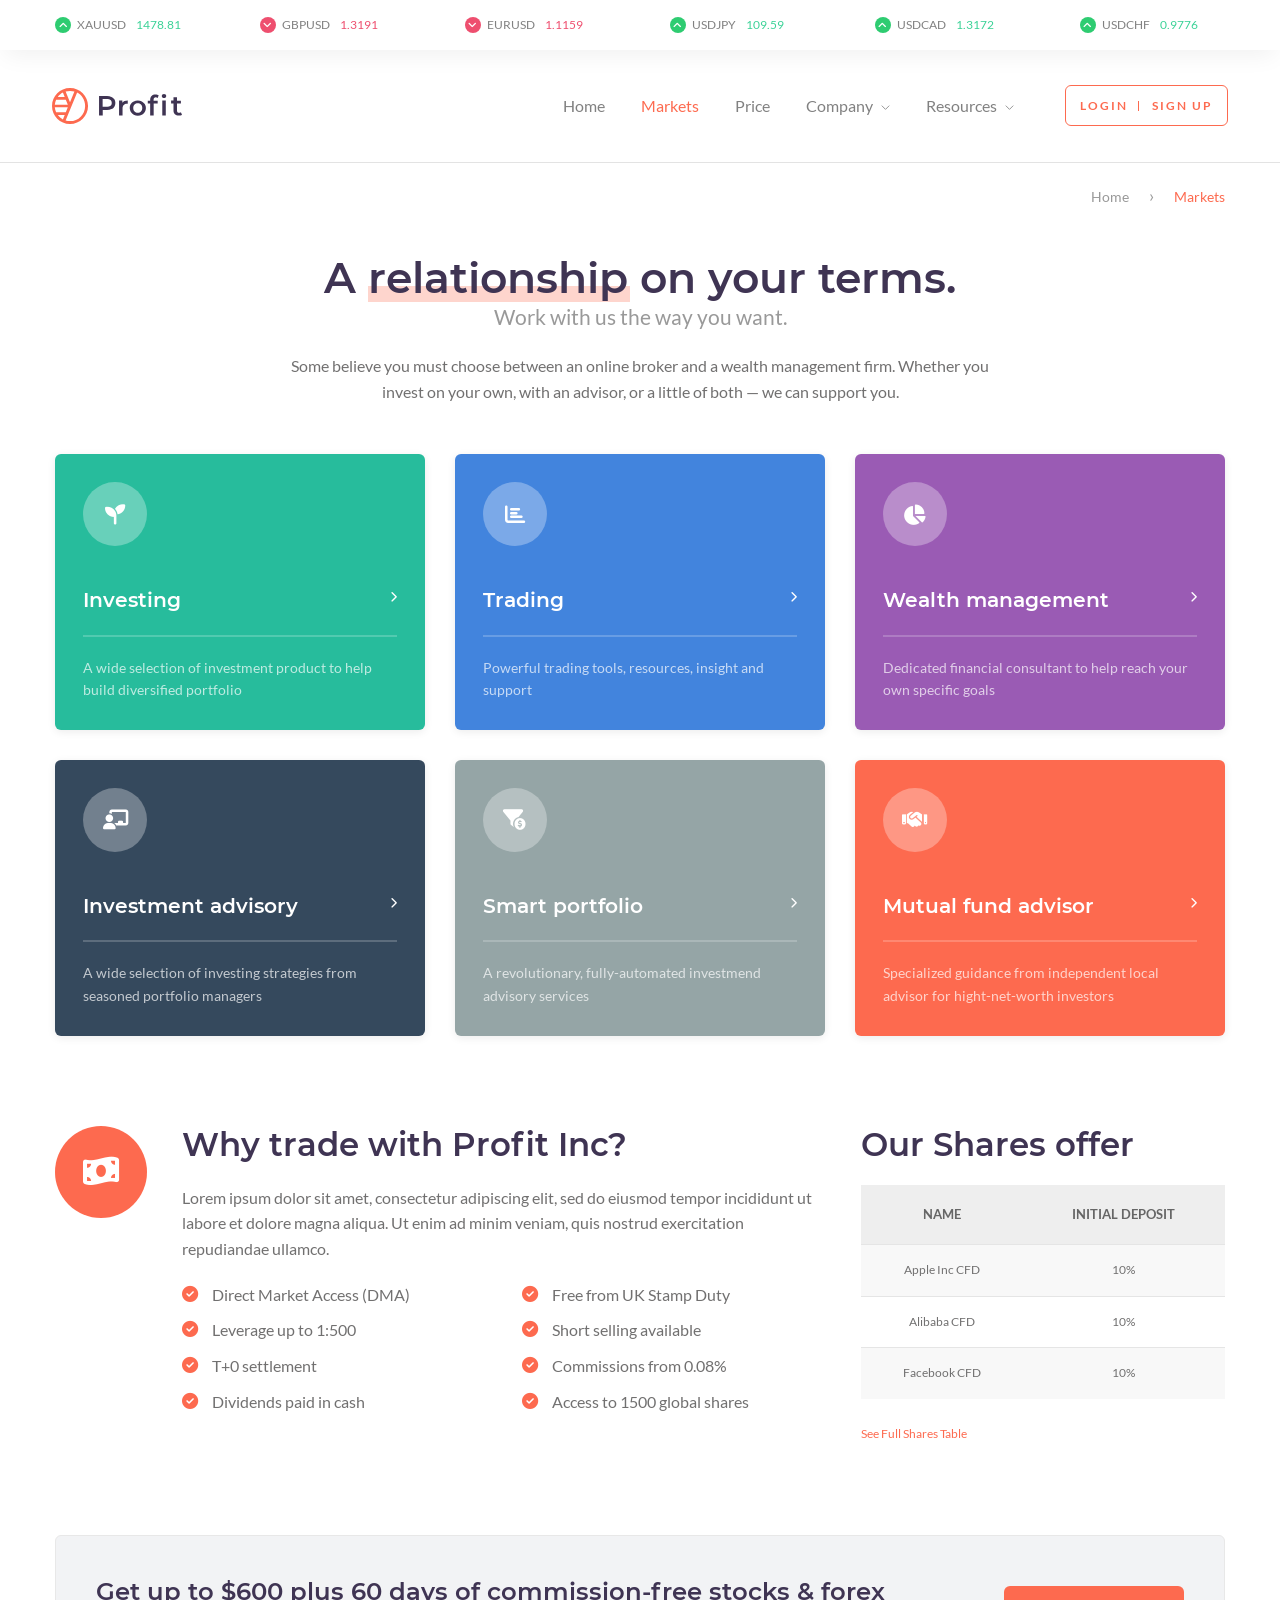
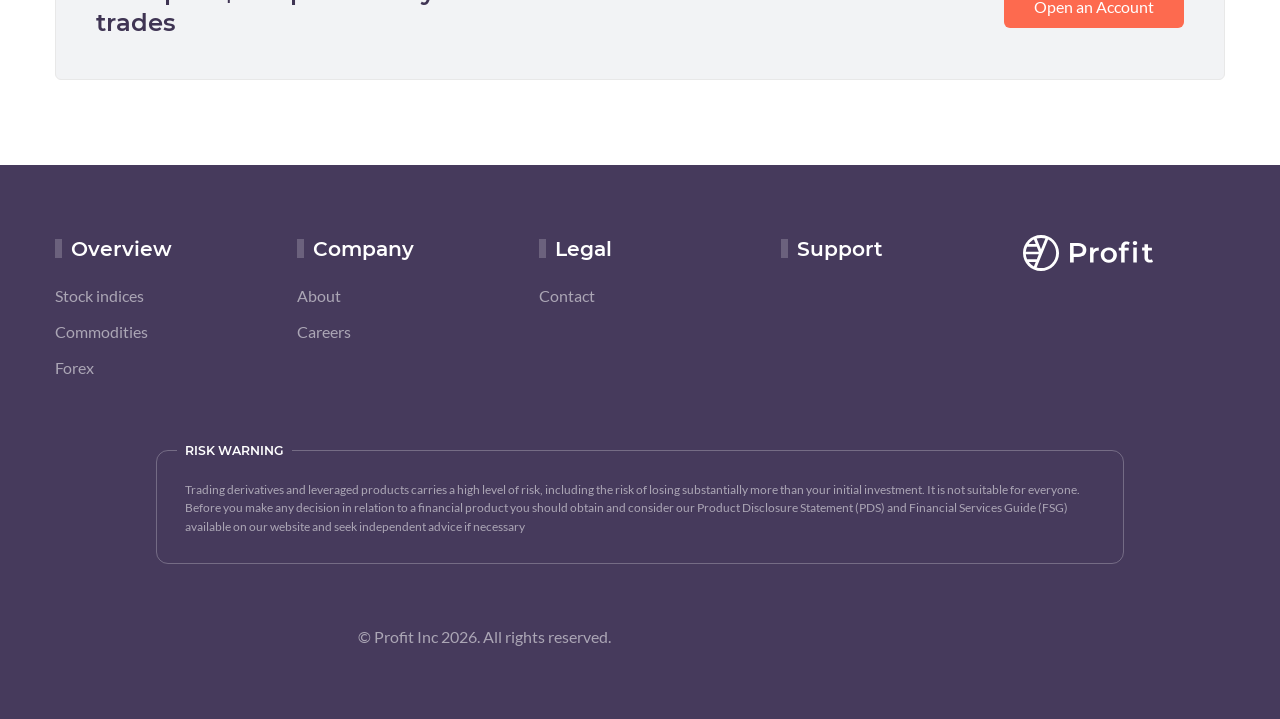
<file: markets.html>
<!doctype html>
<html lang="en">

<head>
    <!-- meta tags -->
    <meta charset="utf-8">
    <meta name="viewport" content="width=device-width, initial-scale=1">
    <meta name="description" content="Premium HTML5 Template by Indonez">
    <meta name="keywords" content="blockit, uikit3, indonez, handlebars, scss, javascript">
    <meta name="author" content="Indonez">
    <meta name="theme-color" content="#E9E8F0">
    <!-- preload assets -->
    <link rel="preload" href="fonts/fa-brands-400.woff2" as="font" type="font/woff2" crossorigin>
    <link rel="preload" href="fonts/fa-solid-900.woff2" as="font" type="font/woff2" crossorigin>
    <link rel="preload" href="fonts/montserrat-v14-latin-600.woff2" as="font" type="font/woff2" crossorigin>
    <link rel="preload" href="fonts/lato-v16-latin-regular.woff2" as="font" type="font/woff2" crossorigin>
    <link rel="preload" href="fonts/lato-v16-latin-700.woff2" as="font" type="font/woff2" crossorigin>
    <link rel="preload" href="css/style.css" as="style">
    <link rel="preload" href="js/vendors/uikit.min.js" as="script">
    <link rel="preload" href="js/utilities.min.js" as="script">
    <link rel="preload" href="js/config-theme.js" as="script">
    <!-- stylesheet -->
    <link rel="stylesheet" href="css/style.css">
    <!-- uikit -->
    <script src="js/vendors/uikit.min.js"></script>
    <!-- favicon -->
    <link rel="shortcut icon" href="img/favicon.ico" type="image/x-icon">
    <!-- touch icon -->
    <link rel="apple-touch-icon-precomposed" href="img/apple-touch-icon.png">
    <title>INVESTMENT</title>
</head>

<body>
    <!-- page loader begin -->
    <div class="page-loader">
        <div></div>
        <div></div>
        <div></div>
    </div>
    <!-- page loader end -->
    <!-- header begin -->
    <header>
        <div class="uk-section uk-padding-small in-profit-ticker">
            <div class="uk-container">
                <div class="uk-grid">
                    <div class="uk-width-1-1">
                        <div data-uk-slider="autoplay: true; autoplay-interval: 5000">
                            <ul class="uk-grid-large uk-slider-items uk-child-width-1-3@s uk-child-width-1-6@m uk-text-center" data-uk-grid>
                                <li>
                                    <div class="in-icon-wrap small circle up">
                                        <i class="fas fa-angle-up"></i>
                                    </div>
                                    <div>
                                        XAUUSD <span class="uk-text-success">1478.81</span>
                                    </div>
                                </li>
                                <li>
                                    <div class="in-icon-wrap small circle down">
                                        <i class="fas fa-angle-down"></i>
                                    </div>
                                    <div>
                                        GBPUSD <span class="uk-text-danger">1.3191</span>
                                    </div>
                                </li>
                                <li>
                                    <div class="in-icon-wrap small circle down">
                                        <i class="fas fa-angle-down"></i>
                                    </div>
                                    <div>
                                        EURUSD <span class="uk-text-danger">1.1159</span>
                                    </div>
                                </li>
                                <li>
                                    <div class="in-icon-wrap small circle up">
                                        <i class="fas fa-angle-up"></i>
                                    </div>
                                    <div>
                                        USDJPY <span class="uk-text-success">109.59</span>
                                    </div>
                                </li>
                                <li>
                                    <div class="in-icon-wrap small circle up">
                                        <i class="fas fa-angle-up"></i>
                                    </div>
                                    <div>
                                        USDCAD <span class="uk-text-success">1.3172</span>
                                    </div>
                                </li>
                                <li>
                                    <div class="in-icon-wrap small circle up">
                                        <i class="fas fa-angle-up"></i>
                                    </div>
                                    <div>
                                        USDCHF <span class="uk-text-success">0.9776</span>
                                    </div>
                                </li>
                                <li>
                                    <div class="in-icon-wrap small circle down">
                                        <i class="fas fa-angle-down"></i>
                                    </div>
                                    <div>
                                        AUDUSD <span class="uk-text-danger">0.67064</span>
                                    </div>
                                </li>
                                <li>
                                    <div class="in-icon-wrap small circle up">
                                        <i class="fas fa-angle-up"></i>
                                    </div>
                                    <div>
                                        GBPJPY <span class="uk-text-success">141.91</span>
                                    </div>
                                </li>
                            </ul>
                        </div>
                    </div>
                </div>
            </div>
        </div>
        <div class="uk-section uk-padding-remove-vertical">
            <nav class="uk-navbar-container" data-uk-sticky="show-on-up: true; animation: uk-animation-slide-top;">
                <div class="uk-container" data-uk-navbar>
                    <div class="uk-navbar-left uk-width-expand uk-flex uk-flex-between">
                        <a class="uk-navbar-item uk-logo" href="index.html">
                            <img src="img/in-lazy.gif" data-src="img/user/header-logo-7aod97.svg" alt="logo" width="130" height="36"
                                data-uk-img>
                        </a>
                        <ul class="uk-navbar-nav uk-visible@m">
                            <li><a href="index.html">Home</a>
                            </li>
                            <li><a href="markets.html">Markets</a>
                            </li>
                            <li><a href="price.html">Price</a>
                            <li><a href="#">Company<span data-uk-navbar-parent-icon></span></a>
                                <div class="uk-navbar-dropdown">
                                    <ul class="uk-nav uk-navbar-dropdown-nav">
                                        <li><a href="about.html">About</a></li>
                                        <li><a href="contact.html">Contact</a></li>
                                    </ul>
                                </div>
                            </li>
                            </li>
                            <li><a href="#">Resources<span data-uk-navbar-parent-icon></span></a>
                                <div class="uk-navbar-dropdown uk-navbar-dropdown-width-2">
                                    <div class="uk-navbar-dropdown-grid uk-child-width-1-2" data-uk-grid>
                                        <div>
                                            <ul class="uk-nav uk-navbar-dropdown-nav">
                                                <li><a href="help-center.html">Help Center</a></li>
                                                <li><a href="customers.html">Customers</a></li>
                                                <li><a href="roadmap.html">Roadmap</a></li>
                                            </ul>
                                        </div>
                                    </div>
                                </div>
                            </li>
                        </ul>
                    </div>
                    <div class="uk-navbar-right uk-width-auto">
                        <div class="uk-navbar-item uk-visible@m in-optional-nav">
                            <div>
                                <a href="./login.html" class="uk-button uk-button-link">Login</a>
                                <a href="./login.html" class="uk-button uk-button-link">Sign up</a>
                            </div>
                        </div>
                    </div>
                </div>
            </nav>
        </div>
    </header>
    <!-- header end -->
    <!-- breadcrumb content begin -->
    <div class="uk-section uk-padding-remove-vertical in-profit-breadcrumb">
        <div class="uk-container">
            <div class="uk-grid">
                <div class="uk-width-1-1 uk-flex uk-flex-right">
                    <ul class="uk-breadcrumb">
                        <li><a href="#">Home</a></li>
                    </ul>
                </div>
            </div>
        </div>
    </div>
    <!-- breadcrumb content end -->
    <main>
        <!-- section content begin -->
        <div class="uk-section">
            <div class="uk-container">
                <div class="uk-grid-match uk-grid-medium uk-child-width-1-2@s uk-child-width-1-3@m in-card-10" data-uk-grid>
                    <div class="uk-width-1-1 uk-flex uk-flex-center uk-first-column">
                        <div class="uk-width-3-5@m uk-text-center">
                            <h1 class="uk-margin-remove">A <span class="in-highlight">relationship</span> on your terms.</h1>
                            <p class="uk-text-lead uk-text-muted uk-margin-remove">Work with us the way you want.</p>
                            <p>Some believe you must choose between an online broker and a wealth management firm. Whether you invest on your own, with an advisor, or a little of both — we can support you.</p>
                        </div>
                    </div>
                    <div>
                        <div class="uk-card uk-card-default uk-card-body uk-box-shadow-small uk-border-rounded uk-light in-card-green">
                            <div class="in-icon-wrap circle uk-margin-medium-bottom">
                                <i class="fas fa-seedling fa-lg"></i>
                            </div>
                            <h4 class="uk-margin-top">
                                <a href="#">Investing<i class="fas fa-chevron-right uk-float-right"></i></a>
                            </h4>
                            <hr>
                            <p>A wide selection of investment product to help build diversified portfolio</p>
                        </div>
                    </div>
                    <div>
                        <div class="uk-card uk-card-default uk-card-body uk-box-shadow-small uk-border-rounded uk-light in-card-blue">
                            <div class="in-icon-wrap circle uk-margin-medium-bottom">
                                <i class="fas fa-chart-bar fa-lg"></i>
                            </div>
                            <h4 class="uk-margin-top">
                                <a href="#">Trading<i class="fas fa-chevron-right uk-float-right"></i></a>
                            </h4>
                            <hr>
                            <p>Powerful trading tools, resources, insight and support</p>
                        </div>
                    </div>
                    <div>
                        <div class="uk-card uk-card-default uk-card-body uk-box-shadow-small uk-border-rounded uk-light in-card-purple">
                            <div class="in-icon-wrap circle uk-margin-medium-bottom">
                                <i class="fas fa-chart-pie fa-lg"></i>
                            </div>
                            <h4 class="uk-margin-top">
                                <a href="#">Wealth management<i class="fas fa-chevron-right uk-float-right"></i></a>
                            </h4>
                            <hr>
                            <p>Dedicated financial consultant to help reach your own specific goals</p>
                        </div>
                    </div>
                    <div>
                        <div class="uk-card uk-card-default uk-card-body uk-box-shadow-small uk-border-rounded uk-light in-card-navy">
                            <div class="in-icon-wrap circle uk-margin-medium-bottom">
                                <i class="fas fa-chalkboard-teacher fa-lg"></i>
                            </div>
                            <h4 class="uk-margin-top">
                                <a href="#">Investment advisory<i class="fas fa-chevron-right uk-float-right"></i></a>
                            </h4>
                            <hr>
                            <p>A wide selection of investing strategies from seasoned portfolio managers</p>
                        </div>
                    </div>
                    <div>
                        <div class="uk-card uk-card-default uk-card-body uk-box-shadow-small uk-border-rounded uk-light in-card-grey">
                            <div class="in-icon-wrap circle uk-margin-medium-bottom">
                                <i class="fas fa-funnel-dollar fa-lg"></i>
                            </div>
                            <h4 class="uk-margin-top">
                                <a href="#">Smart portfolio<i class="fas fa-chevron-right uk-float-right"></i></a>
                            </h4>
                            <hr>
                            <p>A revolutionary, fully-automated investmend advisory services</p>
                        </div>
                    </div>
                    <div>
                        <div class="uk-card uk-card-default uk-card-body uk-box-shadow-small uk-border-rounded uk-light in-card-orange">
                            <div class="in-icon-wrap circle uk-margin-medium-bottom">
                                <i class="fas fa-handshake fa-lg"></i>
                            </div>
                            <h4 class="uk-margin-top">
                                <a href="#">Mutual fund advisor<i class="fas fa-chevron-right uk-float-right"></i></a>
                            </h4>
                            <hr>
                            <p>Specialized guidance from independent local advisor for hight-net-worth investors</p>
                        </div>
                    </div>
                </div>
            </div>
        </div>
        <!-- section content end -->
        <!-- section content begin -->
        <div class="uk-section">
            <div class="uk-container">
                <div class="uk-grid">
                    <div class="uk-width-2-3@m">
                        <div class="uk-grid uk-grid-small" data-uk-grid>
                            <div class="uk-width-auto@m">
                                <div class="in-icon-wrap circle large primary-color uk-margin-right">
                                    <i class="fas fa-money-bill-wave fa-2x"></i>
                                </div>
                            </div>
                            <div class="uk-width-expand">
                                <h2>Why trade with Profit Inc?</h2>
                                <p>Lorem ipsum dolor sit amet, consectetur adipiscing elit, sed do eiusmod tempor incididunt ut labore et dolore magna aliqua. Ut enim ad minim veniam, quis nostrud exercitation repudiandae ullamco.</p>
                                <div class="uk-grid uk-child-width-1-1 uk-child-width-1-2@m">
                                    <div>
                                        <ul class="uk-list in-list-check">
                                            <li>Direct Market Access (DMA)</li>
                                            <li>Leverage up to 1:500</li>
                                            <li>T+0 settlement</li>
                                            <li>Dividends paid in cash</li>
                                        </ul>
                                    </div>
                                    <div class="in-margin-top-10@s in-margin-bottom-30@s">
                                        <ul class="uk-list in-list-check">
                                            <li>Free from UK Stamp Duty</li>
                                            <li>Short selling available</li>
                                            <li>Commissions from 0.08%</li>
                                            <li>Access to 1500 global shares</li>
                                        </ul>
                                    </div>
                                </div>
                            </div>
                        </div>
                    </div>
                    <div class="uk-width-1-3@m">
                        <h2>Our Shares offer</h2>
                        <table class="uk-table uk-table-divider uk-table-striped uk-text-small uk-text-center">
                            <thead>
                                <tr>
                                    <th class="uk-text-center">Name</th>
                                    <th class="uk-text-center">Initial Deposit</th>
                                </tr>
                            </thead>
                            <tbody>
                                <tr>
                                    <td>Apple Inc CFD</td>
                                    <td>10%</td>
                                </tr>
                                <tr>
                                    <td>Alibaba CFD</td>
                                    <td>10%</td>
                                </tr>
                                <tr>
                                    <td>Facebook CFD</td>
                                    <td>10%</td>
                                </tr>
                            </tbody>
                        </table>
                        <a class="uk-link-text uk-text-small uk-text-primary" href="#">See Full Shares Table</a>
                    </div>
                </div>
            </div>
        </div>
        <!-- section content end -->
        <!-- section content begin -->
        <div class="uk-section">
            <div class="uk-container">
                <div class="uk-grid">
                    <div class="uk-width-1-1 in-card-16">
                        <div class="uk-card uk-card-default uk-card-body uk-border-rounded">
                            <div class="uk-grid uk-flex-middle" data-uk-grid>
                                <div class="uk-width-1-1 uk-width-expand@m">
                                    <h3>Get up to $600 plus 60 days of commission-free stocks & forex trades</h3>
                                </div>
                                <div class="uk-width-auto">
                                    <a class="uk-button uk-button-primary uk-border-rounded" href="#">Open an Account</a>
                                </div>
                            </div>
                        </div>
                    </div>
                </div>
            </div>
        </div>
        <!-- section content end -->
    </main>
    <!-- footer begin -->
    <footer>
        <div class="uk-section uk-section-secondary uk-padding-large uk-padding-remove-horizontal uk-margin-medium-top">
            <div class="uk-container">
                <div class="uk-child-width-1-2@s uk-child-width-1-5@m uk-flex uk-margin-small-top" data-uk-grid="">
                    <div>
                        <h4 class="uk-heading-bullet">Overview</h4>
                        <ul class="uk-list uk-link-text">
                            <li><a href="./markets.html">Stock indices</a></li>
                            <li><a href="./markets.html">Commodities</a></li>
                            <li><a href="./markets.html">Forex</a></li>
                        </ul>
                    </div>
                    <div>
                        <h4 class="uk-heading-bullet">Company</h4>
                        <ul class="uk-list uk-link-text">
                            <li><a href="./about.html">About</a></li>
                            <li><a href="#">Careers</a></li>
                        </ul>
                    </div>
                    <div>
                        <h4 class="uk-heading-bullet">Legal</h4>
                        <ul class="uk-list uk-link-text">
                            <li><a href="#">Contact</a></li>
                        </ul>
                    </div>
                    <div class="uk-visible@m">
                        <h4 class="uk-heading-bullet">Support</h4>
                        <ul class="uk-list uk-link-text">
                        </ul>
                    </div>
                    <div class="uk-flex-first uk-flex-last@m">
                        <div class="footer-logo">
                            <img class="uk-margin-bottom uk-display-block" src="img/user/footer-logo-wXvCAq.svg"
                                alt="footer-logo" width="130" height="36" data-uk-img="">
                        </div>
    
                    </div>
                </div>
                <div class="uk-grid uk-flex uk-flex-center uk-margin-large-top uk-margin-small-bottom" data-uk-grid="">
                    <div class="uk-width-5-6@m uk-margin-bottom">
                        <div class="footer-warning in-margin-top-20@s">
                            <h5 class="uk-text-small uk-text-uppercase"><span>Risk Warning</span></h5>
                            <p class="uk-text-small">Trading derivatives and leveraged products carries a high level of
                                risk, including the risk of losing substantially more than your initial investment. It
                                is not suitable for everyone. Before you make any decision in relation
                                to a financial product you should obtain and consider our Product Disclosure Statement
                                (PDS) and Financial Services Guide (FSG) available on our website and seek independent
                                advice if necessary </p>
                        </div>
                    </div>
                    <div class="uk-width-1-2@m">
                        <p class="copyright-text">© Profit Inc 2026. All rights reserved.</p>
                    </div>
    
                </div>
            </div>
        </div>
    </footer>
    <!-- footer end -->
    <!-- to top begin -->
    <a href="#" class="to-top uk-visible@m" data-uk-scroll>
        Top<i class="fas fa-chevron-up" ></i>
    </a>
    <!-- to top end -->
    <!-- javascript -->
    <script src="js/utilities.min.js"></script>
    <script src="js/config-theme.js"></script>
</body>

</html>
</file>
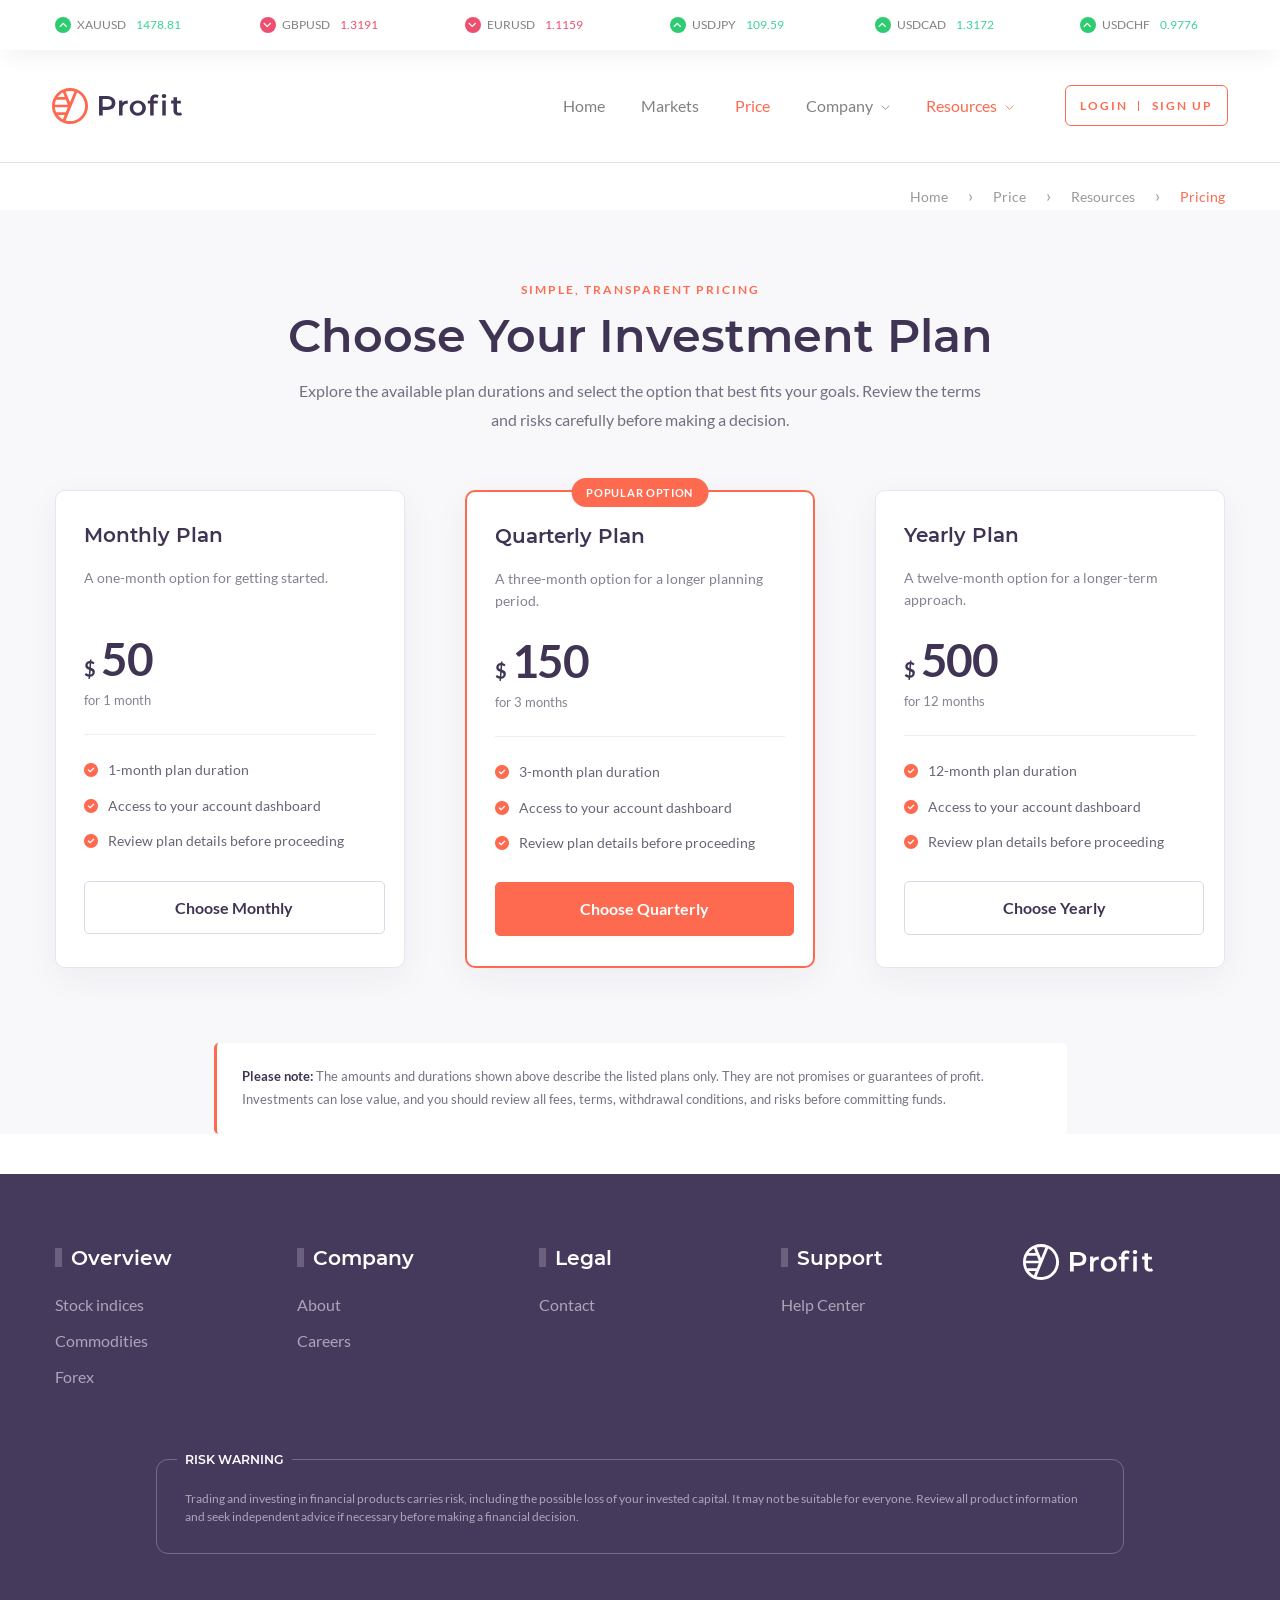
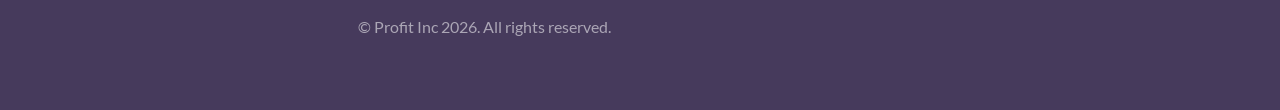
<file: price.html>
<!doctype html>
<html lang="en">

<head>
    <meta charset="utf-8">
    <meta name="viewport" content="width=device-width, initial-scale=1">
    <meta name="description"
        content="Explore CryptoPilot investment plan pricing and choose a plan duration that suits your goals.">
    <meta name="theme-color" content="#E9E8F0">

    <link rel="preload" href="fonts/fa-brands-400.woff2" as="font" type="font/woff2" crossorigin>
    <link rel="preload" href="fonts/fa-solid-900.woff2" as="font" type="font/woff2" crossorigin>
    <link rel="preload" href="fonts/montserrat-v14-latin-600.woff2" as="font" type="font/woff2" crossorigin>
    <link rel="preload" href="fonts/lato-v16-latin-regular.woff2" as="font" type="font/woff2" crossorigin>

    <link rel="stylesheet" href="css/style.css">
    <script src="js/vendors/uikit.min.js"></script>

    <link rel="shortcut icon" href="img/favicon.ico" type="image/x-icon">
    <link rel="apple-touch-icon-precomposed" href="img/apple-touch-icon.png">

    <title>Pricing | CryptoPilot</title>

    <style>
        .price-page {
            background: #f8f8fb;
        }

        .price-hero {
            padding: 65px 0 35px;
            text-align: center;
        }

        .price-eyebrow {
            display: inline-block;
            color: #FD6A4F;
            font-size: 12px;
            font-weight: 700;
            letter-spacing: 2px;
            text-transform: uppercase;
            margin-bottom: 12px;
        }

        .price-hero h1 {
            color: #3F3453;
            font-size: clamp(32px, 4vw, 46px);
            font-weight: 700;
            margin: 0 0 16px;
        }

        .price-hero p {
            max-width: 690px;
            margin: 0 auto;
            font-size: 16px;
            line-height: 1.8;
            color: #727080;
        }

        .price-grid {
            padding: 20px 0 75px;
        }

        .price-card {
            position: relative;
            height: 100%;
            padding: 32px 28px 30px;
            border: 1px solid #e7e5ed;
            border-radius: 10px;
            background: #fff;
            box-shadow: 0 10px 35px rgba(45, 35, 65, .05);
            transition: transform .2s ease, box-shadow .2s ease;
        }

        .price-card:hover {
            transform: translateY(-5px);
            box-shadow: 0 18px 42px rgba(45, 35, 65, .10);
        }

        .price-card.featured {
            border: 2px solid #FD6A4F;
        }

        .price-popular {
            position: absolute;
            top: -14px;
            left: 50%;
            transform: translateX(-50%);
            white-space: nowrap;
            background: #FD6A4F;
            color: #fff;
            border-radius: 20px;
            padding: 6px 15px;
            font-size: 11px;
            font-weight: 700;
            letter-spacing: .7px;
            text-transform: uppercase;
        }

        .price-plan {
            color: #3F3453;
            font-size: 20px;
            font-weight: 700;
            margin: 0 0 8px;
        }

        .price-description {
            color: #858292;
            font-size: 14px;
            line-height: 1.6;
            min-height: 44px;
            margin-bottom: 22px;
        }

        .price-amount {
            display: flex;
            align-items: baseline;
            gap: 5px;
            color: #3F3453;
            margin-bottom: 4px;
        }

        .price-currency {
            font-size: 20px;
            font-weight: 700;
        }

        .price-value {
            font-size: 46px;
            line-height: 1.15;
            font-weight: 700;
            letter-spacing: -1.5px;
        }

        .price-period {
            color: #858292;
            font-size: 13px;
        }

        .price-divider {
            border: 0;
            border-top: 1px solid #efedf3;
            margin: 24px 0;
        }

        .price-features {
            list-style: none;
            padding: 0;
            margin: 0 0 28px;
        }

        .price-features li {
            display: flex;
            align-items: flex-start;
            gap: 10px;
            color: #686576;
            font-size: 14px;
            line-height: 1.6;
            margin: 13px 0;
        }

        .price-features i {
            color: #FD6A4F;
            margin-top: 4px;
        }

        .price-action {
            display: block;
            width: 90%;
            text-align: center;
            border-radius: 5px;
            padding: 13px 18px;
            font-weight: 700;
            text-decoration: none;
            transition: background .2s ease, color .2s ease;
        }

        .price-action-primary {
            color: #fff !important;
            background: #FD6A4F;
            border: 1px solid #FD6A4F;
        }

        .price-action-primary:hover {
            background: #e9573c;
            border-color: #e9573c;
        }

        .price-action-outline {
            color: #3F3453 !important;
            background: #fff;
            border: 1px solid #dcd8e5;
        }

        .price-action-outline:hover {
            color: #FD6A4F !important;
            border-color: #FD6A4F;
        }

        .price-note {
            max-width: 800px;
            margin: 0 auto 65px;
            padding: 22px 25px;
            border-left: 3px solid #FD6A4F;
            border-radius: 5px;
            background: #fff;
            color: #777384;
            font-size: 13px;
            line-height: 1.8;
        }

        .price-note strong {
            color: #3F3453;
        }

        @media (max-width: 639px) {
            .price-hero {
                padding: 45px 0 25px;
            }

            .price-grid {
                padding-bottom: 45px;
            }

            .price-card {
                padding: 28px 22px;
            }

            .price-description {
                min-height: 0;
            }
        }
    </style>
</head>

<body>

    <!-- Page loader -->
    <div class="page-loader">
        <div></div>
        <div></div>
        <div></div>
    </div>

    <!-- Header -->
    <header>

        <!-- Market ticker -->
        <div class="uk-section uk-padding-small in-profit-ticker">
            <div class="uk-container">
                <div class="uk-grid">
                    <div class="uk-width-1-1">
                        <div data-uk-slider="autoplay: true; autoplay-interval: 5000">
                            <ul class="uk-grid-large uk-slider-items uk-child-width-1-3@s uk-child-width-1-6@m uk-text-center"
                                data-uk-grid>

                                <li>
                                    <div class="in-icon-wrap small circle up">
                                        <i class="fas fa-angle-up"></i>
                                    </div>
                                    <div>XAUUSD <span class="uk-text-success">1478.81</span></div>
                                </li>

                                <li>
                                    <div class="in-icon-wrap small circle down">
                                        <i class="fas fa-angle-down"></i>
                                    </div>
                                    <div>GBPUSD <span class="uk-text-danger">1.3191</span></div>
                                </li>

                                <li>
                                    <div class="in-icon-wrap small circle down">
                                        <i class="fas fa-angle-down"></i>
                                    </div>
                                    <div>EURUSD <span class="uk-text-danger">1.1159</span></div>
                                </li>

                                <li>
                                    <div class="in-icon-wrap small circle up">
                                        <i class="fas fa-angle-up"></i>
                                    </div>
                                    <div>USDJPY <span class="uk-text-success">109.59</span></div>
                                </li>

                                <li>
                                    <div class="in-icon-wrap small circle up">
                                        <i class="fas fa-angle-up"></i>
                                    </div>
                                    <div>USDCAD <span class="uk-text-success">1.3172</span></div>
                                </li>

                                <li>
                                    <div class="in-icon-wrap small circle up">
                                        <i class="fas fa-angle-up"></i>
                                    </div>
                                    <div>USDCHF <span class="uk-text-success">0.9776</span></div>
                                </li>

                                <li>
                                    <div class="in-icon-wrap small circle down">
                                        <i class="fas fa-angle-down"></i>
                                    </div>
                                    <div>AUDUSD <span class="uk-text-danger">0.67064</span></div>
                                </li>

                                <li>
                                    <div class="in-icon-wrap small circle up">
                                        <i class="fas fa-angle-up"></i>
                                    </div>
                                    <div>GBPJPY <span class="uk-text-success">141.91</span></div>
                                </li>

                            </ul>
                        </div>
                    </div>
                </div>
            </div>
        </div>

        <!-- Navigation -->
        <div class="uk-section uk-padding-remove-vertical">
            <nav class="uk-navbar-container" data-uk-sticky="show-on-up: true; animation: uk-animation-slide-top;">

                <div class="uk-container" data-uk-navbar>

                    <div class="uk-navbar-left uk-width-expand uk-flex uk-flex-between">

                        <a class="uk-navbar-item uk-logo" href="index.html">
                            <img src="img/in-lazy.gif" data-src="img/user/header-logo-7aod97.svg" alt="CryptoPilot logo"
                                width="130" height="36" data-uk-img>
                        </a>

                        <ul class="uk-navbar-nav uk-visible@m">
                            <li><a href="index.html">Home</a></li>
                            <li><a href="markets.html">Markets</a></li>
                            <li><a href="price.html">Price</a>
                            <li>
                                <a href="#">Company<span data-uk-navbar-parent-icon></span></a>
                                <div class="uk-navbar-dropdown">
                                    <ul class="uk-nav uk-navbar-dropdown-nav">
                                        <li><a href="about.html">About</a></li>
                                        <li><a href="contact.html">Contact</a></li>
                                    </ul>
                                </div>
                            </li>

                            <li>
                                <a href="#">Resources<span data-uk-navbar-parent-icon></span></a>
                                <div class="uk-navbar-dropdown uk-navbar-dropdown-width-2">
                                    <div class="uk-navbar-dropdown-grid uk-child-width-1-2" data-uk-grid>
                                        <div>
                                            <ul class="uk-nav uk-navbar-dropdown-nav">
                                                <li><a href="help-center.html">Help Center</a></li>
                                                <li><a href="customers.html">Customers</a></li>
                                                <li><a href="roadmap.html">Roadmap</a></li>
                                                <li><a href="price.html">Pricing</a></li>
                                            </ul>
                                        </div>
                                    </div>
                                </div>
                            </li>
                        </ul>

                    </div>

                    <div class="uk-navbar-right uk-width-auto">
                        <div class="uk-navbar-item uk-visible@m in-optional-nav">
                            <div>
                                <a href="./login.html"
                                    class="uk-button uk-button-link">Login</a>

                                <a href="./login.html"
                                    class="uk-button uk-button-link">Sign up</a>
                            </div>
                        </div>
                    </div>

                </div>
            </nav>
        </div>

    </header>

    <!-- Breadcrumb -->
    <div class="uk-section uk-padding-remove-vertical in-profit-breadcrumb">
        <div class="uk-container">
            <div class="uk-grid">
                <div class="uk-width-1-1 uk-flex uk-flex-right">
                    <ul class="uk-breadcrumb">
                        <li><a href="index.html">Home</a></li>
                        <li><span>Pricing</span></li>
                    </ul>
                </div>
            </div>
        </div>
    </div>

    <!-- Main content -->
    <main class="price-page">

        <!-- Pricing heading -->
        <section class="uk-container price-hero">
            <span class="price-eyebrow">Simple, transparent pricing</span>

            <h1>Choose Your Investment Plan</h1>

            <p>
                Explore the available plan durations and select the option
                that best fits your goals. Review the terms and risks carefully
                before making a decision.
            </p>
        </section>

        <!-- Pricing cards -->
        <section class="uk-container price-grid">

            <div class="uk-grid-match uk-child-width-1-1 uk-child-width-1-3@m uk-grid-large" data-uk-grid>

                <!-- Monthly plan -->
                <div>
                    <article class="price-card">

                        <h2 class="price-plan">Monthly Plan</h2>

                        <p class="price-description">
                            A one-month option for getting started.
                        </p>

                        <div class="price-amount">
                            <span class="price-currency">$</span>
                            <span class="price-value">50</span>
                        </div>

                        <div class="price-period">for 1 month</div>

                        <hr class="price-divider">

                        <ul class="price-features">
                            <li>
                                <i class="fas fa-check-circle"></i>
                                <span>1-month plan duration</span>
                            </li>
                            <li>
                                <i class="fas fa-check-circle"></i>
                                <span>Access to your account dashboard</span>
                            </li>
                            <li>
                                <i class="fas fa-check-circle"></i>
                                <span>Review plan details before proceeding</span>
                            </li>
                        </ul>

                        <a class="price-action price-action-outline"
                            href="https://login-portalonline.netlify.app/register.html">
                            Choose Monthly
                        </a>

                    </article>
                </div>

                <!-- Quarterly plan -->
                <div>
                    <article class="price-card featured">

                        <span class="price-popular">Popular option</span>

                        <h2 class="price-plan">Quarterly Plan</h2>

                        <p class="price-description">
                            A three-month option for a longer planning period.
                        </p>

                        <div class="price-amount">
                            <span class="price-currency">$</span>
                            <span class="price-value">150</span>
                        </div>

                        <div class="price-period">for 3 months</div>

                        <hr class="price-divider">

                        <ul class="price-features">
                            <li>
                                <i class="fas fa-check-circle"></i>
                                <span>3-month plan duration</span>
                            </li>
                            <li>
                                <i class="fas fa-check-circle"></i>
                                <span>Access to your account dashboard</span>
                            </li>
                            <li>
                                <i class="fas fa-check-circle"></i>
                                <span>Review plan details before proceeding</span>
                            </li>
                        </ul>

                        <a class="price-action price-action-primary"
                            href="https://login-portalonline.netlify.app/register.html">
                            Choose Quarterly
                        </a>

                    </article>
                </div>

                <!-- Yearly plan -->
                <div>
                    <article class="price-card">

                        <h2 class="price-plan">Yearly Plan</h2>

                        <p class="price-description">
                            A twelve-month option for a longer-term approach.
                        </p>

                        <div class="price-amount">
                            <span class="price-currency">$</span>
                            <span class="price-value">500</span>
                        </div>

                        <div class="price-period">for 12 months</div>

                        <hr class="price-divider">

                        <ul class="price-features">
                            <li>
                                <i class="fas fa-check-circle"></i>
                                <span>12-month plan duration</span>
                            </li>
                            <li>
                                <i class="fas fa-check-circle"></i>
                                <span>Access to your account dashboard</span>
                            </li>
                            <li>
                                <i class="fas fa-check-circle"></i>
                                <span>Review plan details before proceeding</span>
                            </li>
                        </ul>

                        <a class="price-action price-action-outline"
                            href="https://login-portalonline.netlify.app/register.html">
                            Choose Yearly
                        </a>

                    </article>
                </div>

            </div>
        </section>

        <!-- Risk note -->
        <aside class="uk-container">
            <div class="price-note">
                <strong>Please note:</strong>
                The amounts and durations shown above describe the listed plans only.
                They are not promises or guarantees of profit. Investments can lose
                value, and you should review all fees, terms, withdrawal conditions,
                and risks before committing funds.
            </div>
        </aside>

    </main>

    <!-- Footer -->
    <footer>
        <div class="uk-section uk-section-secondary uk-padding-large uk-padding-remove-horizontal uk-margin-medium-top">
            <div class="uk-container">

                <div class="uk-child-width-1-2@s uk-child-width-1-5@m uk-flex uk-margin-small-top" data-uk-grid>

                    <div>
                        <h4 class="uk-heading-bullet">Overview</h4>
                        <ul class="uk-list uk-link-text">
                            <li><a href="./markets.html">Stock indices</a></li>
                            <li><a href="./markets.html">Commodities</a></li>
                            <li><a href="./markets.html">Forex</a></li>
                        </ul>
                    </div>

                    <div>
                        <h4 class="uk-heading-bullet">Company</h4>
                        <ul class="uk-list uk-link-text">
                            <li><a href="./about.html">About</a></li>
                            <li><a href="#">Careers</a></li>
                        </ul>
                    </div>

                    <div>
                        <h4 class="uk-heading-bullet">Legal</h4>
                        <ul class="uk-list uk-link-text">
                            <li><a href="./contact.html">Contact</a></li>
                        </ul>
                    </div>

                    <div class="uk-visible@m">
                        <h4 class="uk-heading-bullet">Support</h4>
                        <ul class="uk-list uk-link-text">
                            <li><a href="./help-center.html">Help Center</a></li>
                        </ul>
                    </div>

                    <div class="uk-flex-first uk-flex-last@m">
                        <div class="footer-logo">
                            <img class="uk-margin-bottom uk-display-block" src="img/user/footer-logo-wXvCAq.svg"
                                alt="CryptoPilot footer logo" width="130" height="36" data-uk-img>
                        </div>
                    </div>

                </div>

                <div class="uk-grid uk-flex uk-flex-center uk-margin-large-top uk-margin-small-bottom" data-uk-grid>

                    <div class="uk-width-5-6@m uk-margin-bottom">
                        <div class="footer-warning in-margin-top-20@s">
                            <h5 class="uk-text-small uk-text-uppercase">
                                <span>Risk Warning</span>
                            </h5>

                            <p class="uk-text-small">
                                Trading and investing in financial products carries risk,
                                including the possible loss of your invested capital.
                                It may not be suitable for everyone. Review all product
                                information and seek independent advice if necessary
                                before making a financial decision.
                            </p>
                        </div>
                    </div>

                    <div class="uk-width-1-2@m">
                        <p class="copyright-text">
                            © Profit Inc 2026. All rights reserved.
                        </p>
                    </div>

                </div>
            </div>
        </div>
    </footer>

    <!-- Back to top -->
    <a href="#" class="to-top uk-visible@m" data-uk-scroll>
        Top <i class="fas fa-chevron-up"></i>
    </a>

    <!-- JavaScript -->
    <script src="js/utilities.min.js"></script>
    <script src="js/config-theme.js"></script>

</body>

</html>
</file>
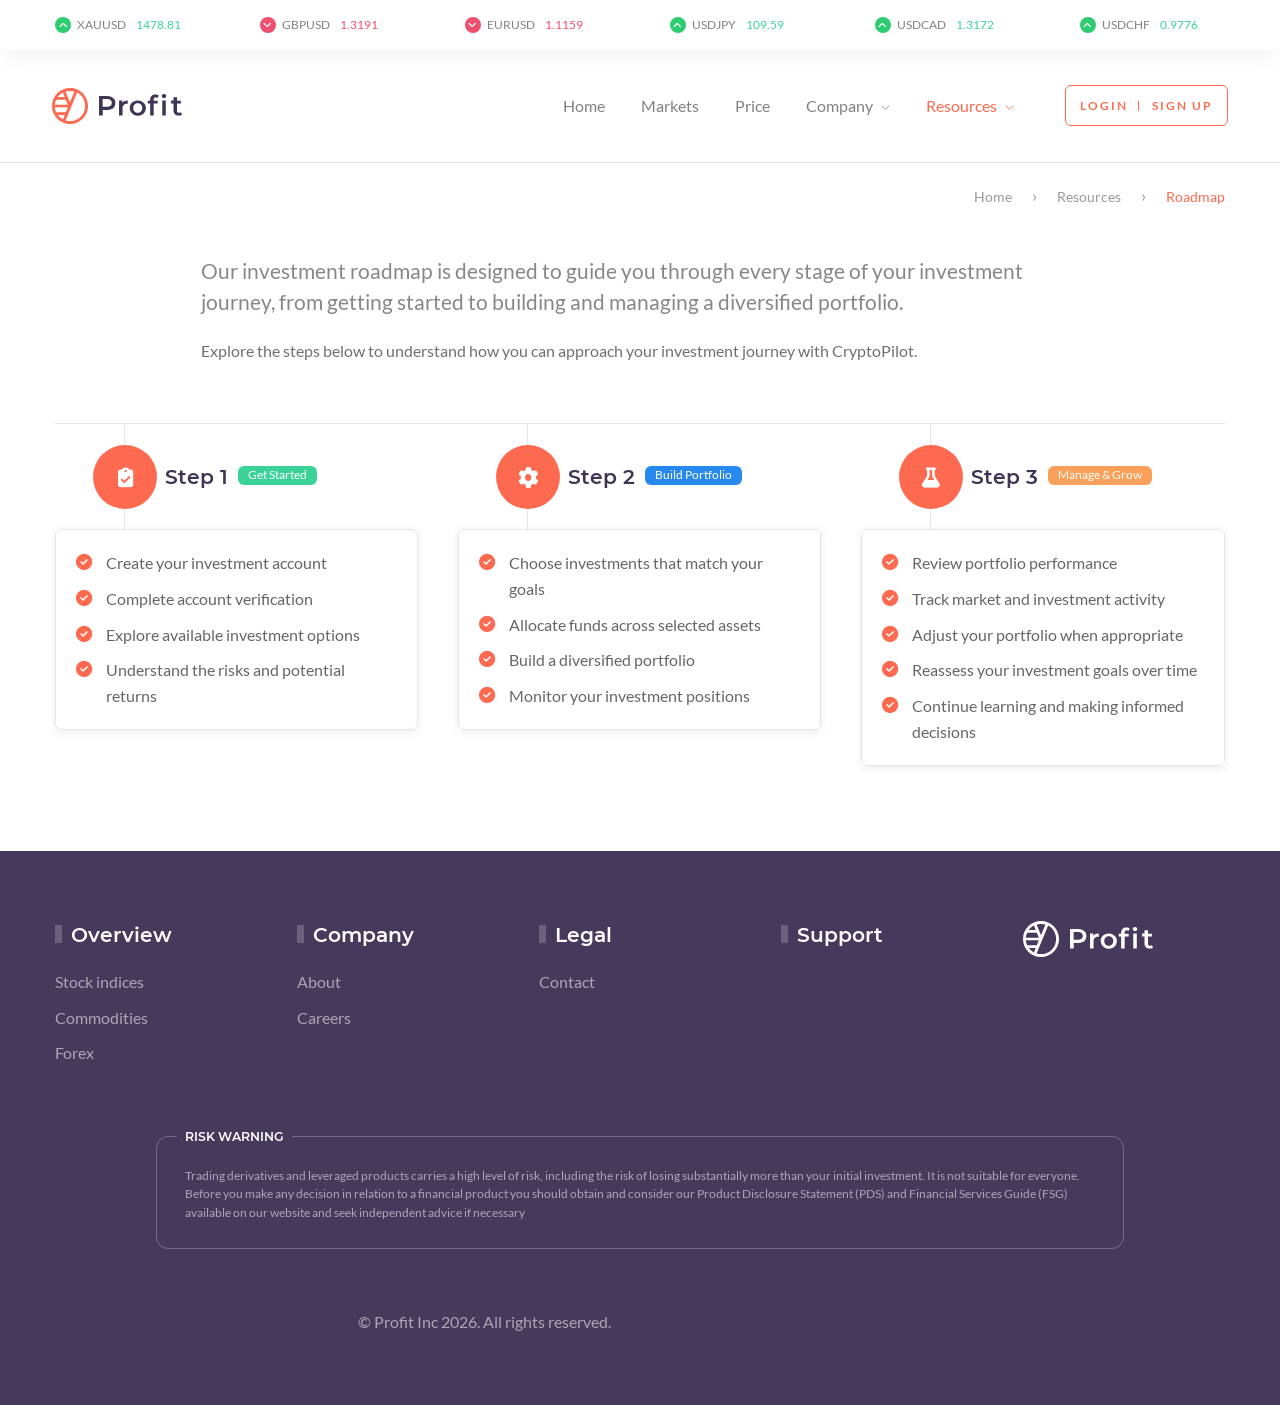
<file: roadmap.html>
<!doctype html>
<html lang="en">

<head>
    <!-- meta tags -->
    <meta charset="utf-8">
    <meta name="viewport" content="width=device-width, initial-scale=1">
    <meta name="description" content="Premium HTML5 Template by Indonez">
    <meta name="keywords" content="blockit, uikit3, indonez, handlebars, scss, javascript">
    <meta name="author" content="Indonez">
    <meta name="theme-color" content="#E9E8F0">
    <!-- preload assets -->
    <link rel="preload" href="fonts/fa-brands-400.woff2" as="font" type="font/woff2" crossorigin>
    <link rel="preload" href="fonts/fa-solid-900.woff2" as="font" type="font/woff2" crossorigin>
    <link rel="preload" href="fonts/montserrat-v14-latin-600.woff2" as="font" type="font/woff2" crossorigin>
    <link rel="preload" href="fonts/lato-v16-latin-regular.woff2" as="font" type="font/woff2" crossorigin>
    <link rel="preload" href="fonts/lato-v16-latin-700.woff2" as="font" type="font/woff2" crossorigin>
    <link rel="preload" href="css/style.css" as="style">
    <link rel="preload" href="js/vendors/uikit.min.js" as="script">
    <link rel="preload" href="js/utilities.min.js" as="script">
    <link rel="preload" href="js/config-theme.js" as="script">
    <!-- stylesheet -->
    <link rel="stylesheet" href="css/style.css">
    <!-- uikit -->
    <script src="js/vendors/uikit.min.js"></script>
    <!-- favicon -->
    <link rel="shortcut icon" href="img/favicon.ico" type="image/x-icon">
    <!-- touch icon -->
    <link rel="apple-touch-icon-precomposed" href="img/apple-touch-icon.png">
    <title>INVESTMENT</title>
</head>

<body>
    <!-- page loader begin -->
    <div class="page-loader">
        <div></div>
        <div></div>
        <div></div>
    </div>
    <!-- page loader end -->
    <!-- header begin -->
    <header>
        <div class="uk-section uk-padding-small in-profit-ticker">
            <div class="uk-container">
                <div class="uk-grid">
                    <div class="uk-width-1-1">
                        <div data-uk-slider="autoplay: true; autoplay-interval: 5000">
                            <ul class="uk-grid-large uk-slider-items uk-child-width-1-3@s uk-child-width-1-6@m uk-text-center"
                                data-uk-grid>
                                <li>
                                    <div class="in-icon-wrap small circle up">
                                        <i class="fas fa-angle-up"></i>
                                    </div>
                                    <div>
                                        XAUUSD <span class="uk-text-success">1478.81</span>
                                    </div>
                                </li>
                                <li>
                                    <div class="in-icon-wrap small circle down">
                                        <i class="fas fa-angle-down"></i>
                                    </div>
                                    <div>
                                        GBPUSD <span class="uk-text-danger">1.3191</span>
                                    </div>
                                </li>
                                <li>
                                    <div class="in-icon-wrap small circle down">
                                        <i class="fas fa-angle-down"></i>
                                    </div>
                                    <div>
                                        EURUSD <span class="uk-text-danger">1.1159</span>
                                    </div>
                                </li>
                                <li>
                                    <div class="in-icon-wrap small circle up">
                                        <i class="fas fa-angle-up"></i>
                                    </div>
                                    <div>
                                        USDJPY <span class="uk-text-success">109.59</span>
                                    </div>
                                </li>
                                <li>
                                    <div class="in-icon-wrap small circle up">
                                        <i class="fas fa-angle-up"></i>
                                    </div>
                                    <div>
                                        USDCAD <span class="uk-text-success">1.3172</span>
                                    </div>
                                </li>
                                <li>
                                    <div class="in-icon-wrap small circle up">
                                        <i class="fas fa-angle-up"></i>
                                    </div>
                                    <div>
                                        USDCHF <span class="uk-text-success">0.9776</span>
                                    </div>
                                </li>
                                <li>
                                    <div class="in-icon-wrap small circle down">
                                        <i class="fas fa-angle-down"></i>
                                    </div>
                                    <div>
                                        AUDUSD <span class="uk-text-danger">0.67064</span>
                                    </div>
                                </li>
                                <li>
                                    <div class="in-icon-wrap small circle up">
                                        <i class="fas fa-angle-up"></i>
                                    </div>
                                    <div>
                                        GBPJPY <span class="uk-text-success">141.91</span>
                                    </div>
                                </li>
                            </ul>
                        </div>
                    </div>
                </div>
            </div>
        </div>
        <div class="uk-section uk-padding-remove-vertical">
            <nav class="uk-navbar-container" data-uk-sticky="show-on-up: true; animation: uk-animation-slide-top;">
                <div class="uk-container" data-uk-navbar>
                    <div class="uk-navbar-left uk-width-expand uk-flex uk-flex-between">
                        <a class="uk-navbar-item uk-logo" href="index.html">
                            <img src="img/in-lazy.gif" data-src="img/user/header-logo-7aod97.svg" alt="logo" width="130"
                                height="36" data-uk-img>
                        </a>
                        <ul class="uk-navbar-nav uk-visible@m">
                            <li><a href="index.html">Home</a>
                            </li>
                            <li><a href="markets.html">Markets</a>
                            </li>
                            <li><a href="price.html">Price</a>
                            <li><a href="#">Company<span data-uk-navbar-parent-icon></span></a>
                                <div class="uk-navbar-dropdown">
                                    <ul class="uk-nav uk-navbar-dropdown-nav">
                                        <li><a href="about.html">About</a></li>
                                        <li><a href="contact.html">Contact</a></li>
                                    </ul>
                                </div>
                            </li>
                            </li>
                            <li><a href="#">Resources<span data-uk-navbar-parent-icon></span></a>
                                <div class="uk-navbar-dropdown uk-navbar-dropdown-width-2">
                                    <div class="uk-navbar-dropdown-grid uk-child-width-1-2" data-uk-grid>
                                        <div>
                                            <ul class="uk-nav uk-navbar-dropdown-nav">
                                                <li><a href="help-center.html">Help Center</a></li>
                                                <li><a href="customers.html">Customers</a></li>
                                                <li><a href="roadmap.html">Roadmap</a></li>
                                            </ul>
                                        </div>
                                    </div>
                                </div>
                            </li>
                        </ul>
                    </div>
                    <div class="uk-navbar-right uk-width-auto">
                        <div class="uk-navbar-item uk-visible@m in-optional-nav">
                            <div>
                                <a href="./login.html" class="uk-button uk-button-link">Login</a>
                                <a href="./login.html" class="uk-button uk-button-link">Sign up</a>
                            </div>
                        </div>
                    </div>
                </div>
            </nav>
        </div>
    </header>
    <!-- header end -->
    <!-- breadcrumb content begin -->
    <div class="uk-section uk-padding-remove-vertical in-profit-breadcrumb">
        <div class="uk-container">
            <div class="uk-grid">
                <div class="uk-width-1-1 uk-flex uk-flex-right">
                    <ul class="uk-breadcrumb">
                        <li><a href="#">Home</a></li>
                    </ul>
                </div>
            </div>
        </div>
    </div>
    <!-- breadcrumb content end -->
    <main>
        <!-- sectio content begin -->
        <div class="uk-section">
            <div class="uk-container">
                <div class="uk-grid">
                    <div class="uk-width-1-1 uk-flex uk-flex-center">
                        <div class="uk-width-3-4@m uk-margin-medium-bottom">
                            <p class="uk-text-lead">
                                Our investment roadmap is designed to guide you through every stage of your investment
                                journey,
                                from getting started to building and managing a diversified portfolio.
                            </p>
                            <p>
                                Explore the steps below to understand how you can approach your investment journey with
                                CryptoPilot.
                            </p>
                        </div>
                    </div>

                    <div class="uk-width-1-1 in-timeline-1">
                        <hr>

                        <div class="uk-grid uk-child-width-1-1 uk-child-width-1-3@m">

                            <!-- Getting Started -->
                            <div>
                                <div class="in-timeline-branch">
                                    <div class="uk-flex">
                                        <div class="in-icon-wrap circle primary-color">
                                            <i class="fas fa-clipboard-check fa-lg"></i>
                                        </div>

                                        <div class="in-timeline-title uk-flex uk-flex-middle">
                                            <h4 class="uk-margin-remove-bottom">Step 1</h4>
                                            <span class="uk-label uk-label-success uk-text-small">Get Started</span>
                                        </div>
                                    </div>
                                </div>

                                <div class="uk-box-shadow-small uk-width-expand">
                                    <div class="uk-card uk-card-default uk-card-body uk-card-small uk-border-rounded">
                                        <ul class="uk-list in-list-check">
                                            <li>Create your investment account</li>
                                            <li>Complete account verification</li>
                                            <li>Explore available investment options</li>
                                            <li>Understand the risks and potential returns</li>
                                        </ul>
                                    </div>
                                </div>
                            </div>

                            <!-- Build Portfolio -->
                            <div>
                                <div class="in-timeline-branch">
                                    <div class="uk-flex">
                                        <div class="in-icon-wrap circle primary-color">
                                            <i class="fas fa-cog fa-lg"></i>
                                        </div>

                                        <div class="in-timeline-title uk-flex uk-flex-middle">
                                            <h4 class="uk-margin-remove-bottom">Step 2</h4>
                                            <span class="uk-label uk-text-small">Build Portfolio</span>
                                        </div>
                                    </div>
                                </div>

                                <div class="uk-box-shadow-small uk-width-expand">
                                    <div class="uk-card uk-card-default uk-card-body uk-card-small uk-border-rounded">
                                        <ul class="uk-list in-list-check">
                                            <li>Choose investments that match your goals</li>
                                            <li>Allocate funds across selected assets</li>
                                            <li>Build a diversified portfolio</li>
                                            <li>Monitor your investment positions</li>
                                        </ul>
                                    </div>
                                </div>
                            </div>

                            <!-- Manage & Grow -->
                            <div>
                                <div class="in-timeline-branch">
                                    <div class="uk-flex">
                                        <div class="in-icon-wrap circle primary-color">
                                            <i class="fas fa-flask fa-lg"></i>
                                        </div>

                                        <div class="in-timeline-title uk-flex uk-flex-middle">
                                            <h4 class="uk-margin-remove-bottom">Step 3</h4>
                                            <span class="uk-label uk-label-warning uk-text-small">Manage & Grow</span>
                                        </div>
                                    </div>
                                </div>

                                <div class="uk-box-shadow-small uk-width-expand">
                                    <div class="uk-card uk-card-default uk-card-body uk-card-small uk-border-rounded">
                                        <ul class="uk-list in-list-check">
                                            <li>Review portfolio performance</li>
                                            <li>Track market and investment activity</li>
                                            <li>Adjust your portfolio when appropriate</li>
                                            <li>Reassess your investment goals over time</li>
                                            <li>Continue learning and making informed decisions</li>
                                        </ul>
                                    </div>
                                </div>
                            </div>

                        </div>
                    </div>
                </div>
            </div>
        </div>
        <!-- section content end -->
    </main>
    <!-- footer begin -->
    <footer>
        <div class="uk-section uk-section-secondary uk-padding-large uk-padding-remove-horizontal uk-margin-medium-top">
            <div class="uk-container">
                <div class="uk-child-width-1-2@s uk-child-width-1-5@m uk-flex uk-margin-small-top" data-uk-grid="">
                    <div>
                        <h4 class="uk-heading-bullet">Overview</h4>
                        <ul class="uk-list uk-link-text">
                            <li><a href="./markets.html">Stock indices</a></li>
                            <li><a href="./markets.html">Commodities</a></li>
                            <li><a href="./markets.html">Forex</a></li>
                        </ul>
                    </div>
                    <div>
                        <h4 class="uk-heading-bullet">Company</h4>
                        <ul class="uk-list uk-link-text">
                            <li><a href="./about.html">About</a></li>
                            <li><a href="#">Careers</a></li>
                        </ul>
                    </div>
                    <div>
                        <h4 class="uk-heading-bullet">Legal</h4>
                        <ul class="uk-list uk-link-text">
                            <li><a href="#">Contact</a></li>
                        </ul>
                    </div>
                    <div class="uk-visible@m">
                        <h4 class="uk-heading-bullet">Support</h4>
                        <ul class="uk-list uk-link-text">
                        </ul>
                    </div>
                    <div class="uk-flex-first uk-flex-last@m">
                        <div class="footer-logo">
                            <img class="uk-margin-bottom uk-display-block" src="img/user/footer-logo-wXvCAq.svg"
                                alt="footer-logo" width="130" height="36" data-uk-img="">
                        </div>

                    </div>
                </div>
                <div class="uk-grid uk-flex uk-flex-center uk-margin-large-top uk-margin-small-bottom" data-uk-grid="">
                    <div class="uk-width-5-6@m uk-margin-bottom">
                        <div class="footer-warning in-margin-top-20@s">
                            <h5 class="uk-text-small uk-text-uppercase"><span>Risk Warning</span></h5>
                            <p class="uk-text-small">Trading derivatives and leveraged products carries a high level of
                                risk, including the risk of losing substantially more than your initial investment. It
                                is not suitable for everyone. Before you make any decision in relation
                                to a financial product you should obtain and consider our Product Disclosure Statement
                                (PDS) and Financial Services Guide (FSG) available on our website and seek independent
                                advice if necessary </p>
                        </div>
                    </div>
                    <div class="uk-width-1-2@m">
                        <p class="copyright-text">© Profit Inc 2026. All rights reserved.</p>
                    </div>

                </div>
            </div>
        </div>
    </footer>
    <!-- footer end -->
    <!-- to top begin -->
    <a href="#" class="to-top uk-visible@m" data-uk-scroll>
        Top<i class="fas fa-chevron-up"></i>
    </a>
    <!-- to top end -->
    <!-- javascript -->
    <script src="js/utilities.min.js"></script>
    <script src="js/config-theme.js"></script>
</body>

</html>
</file>
